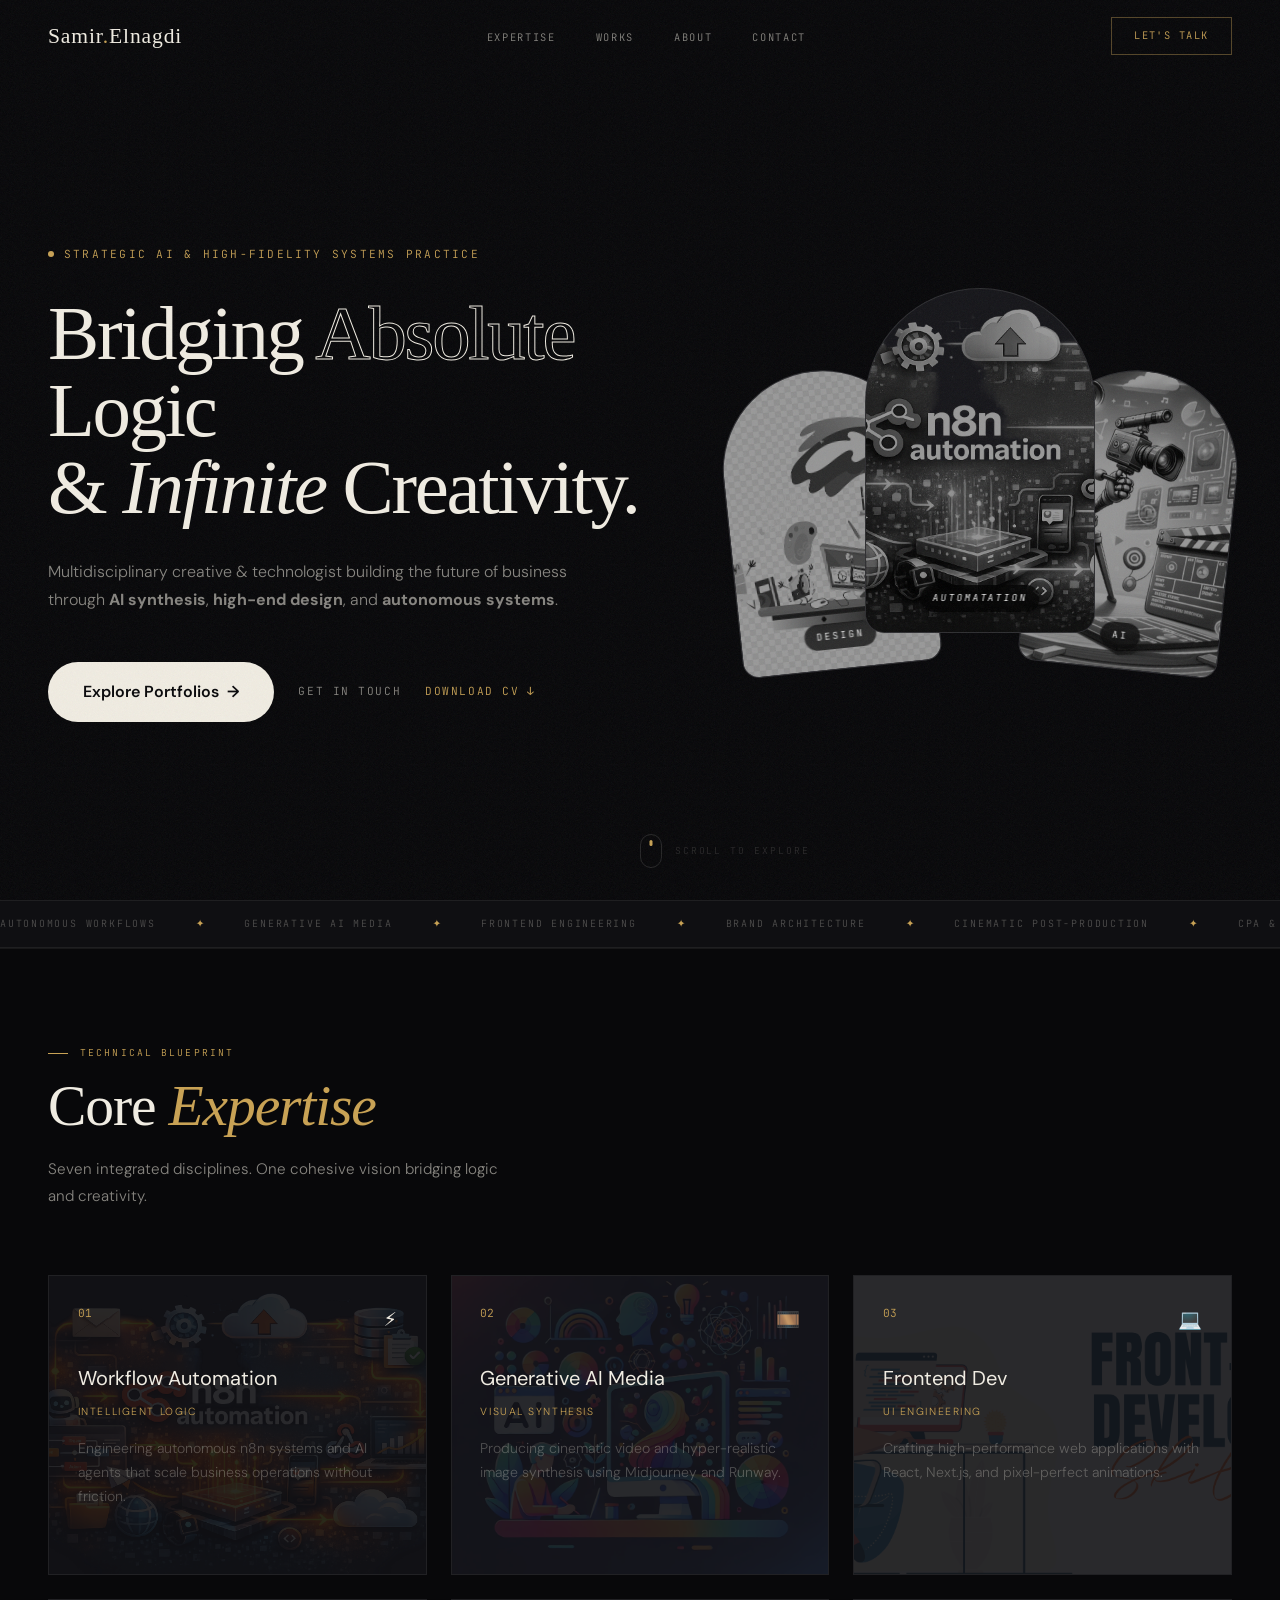
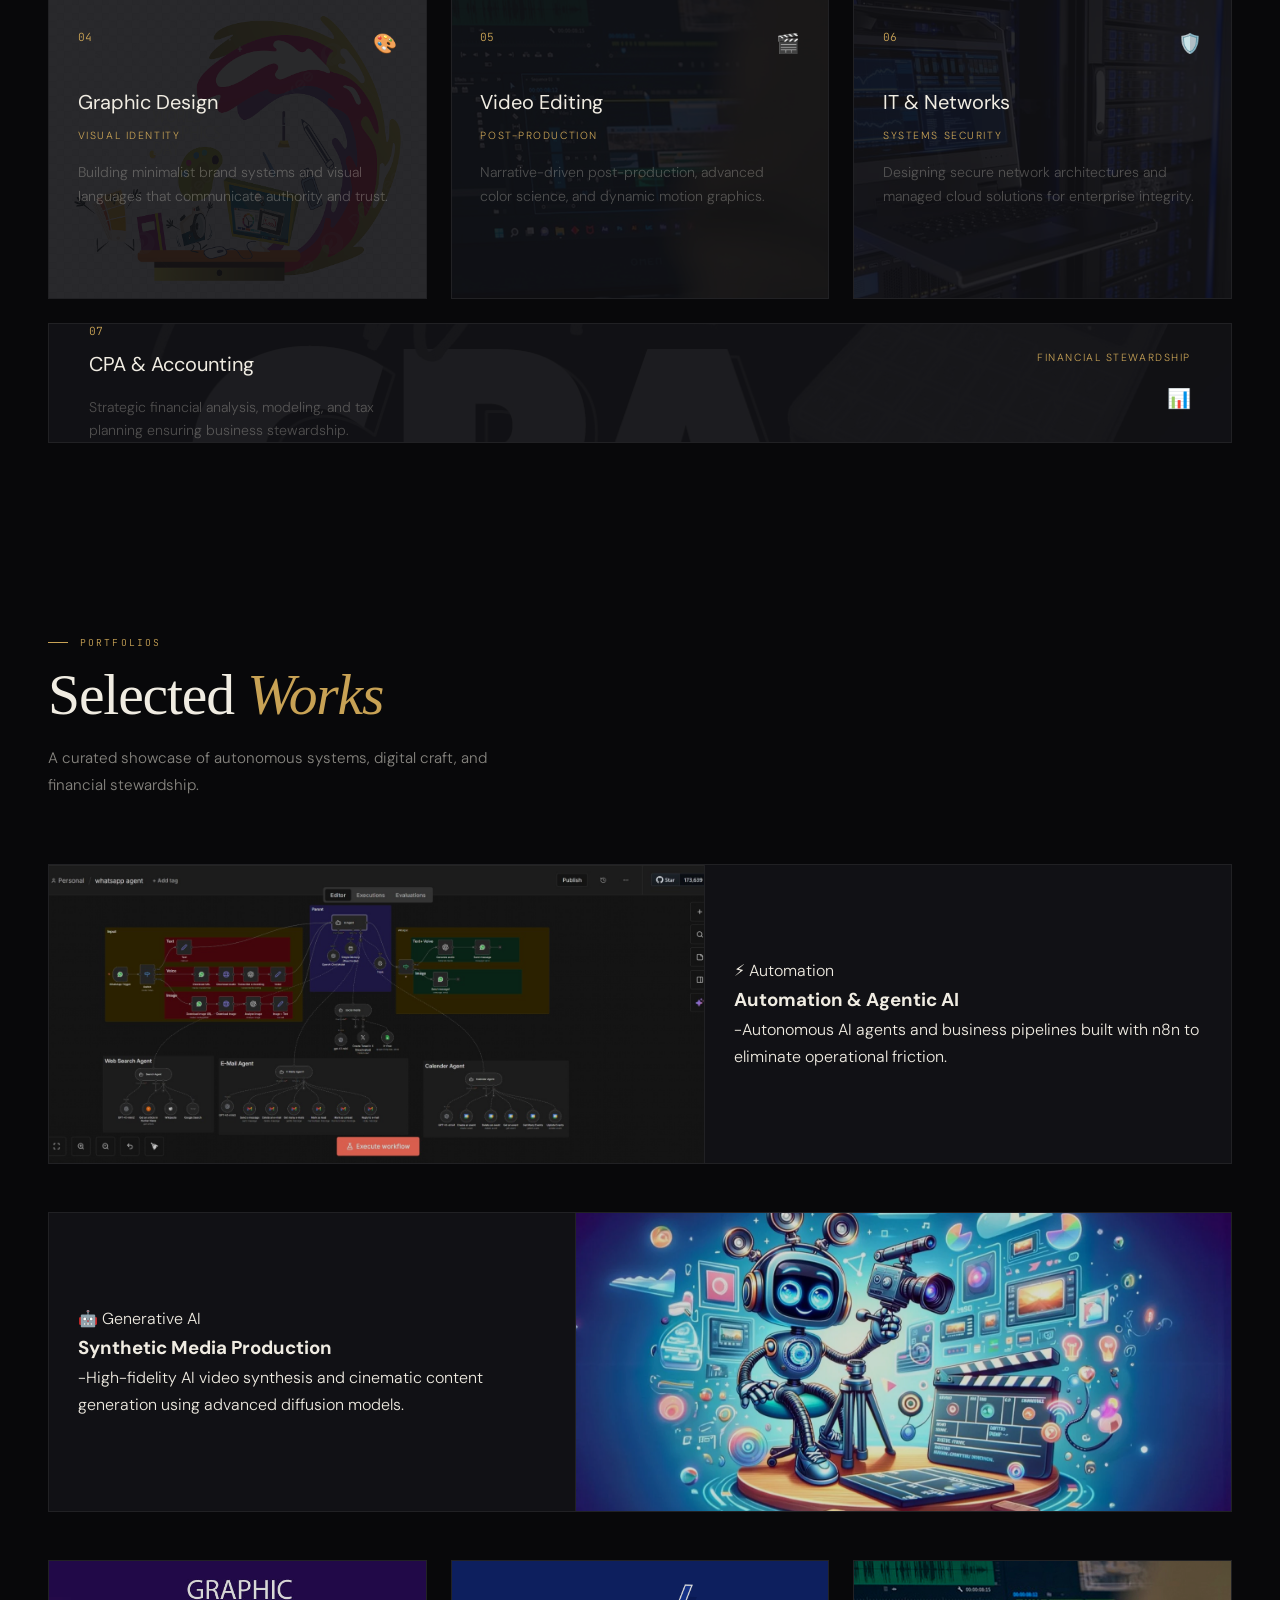
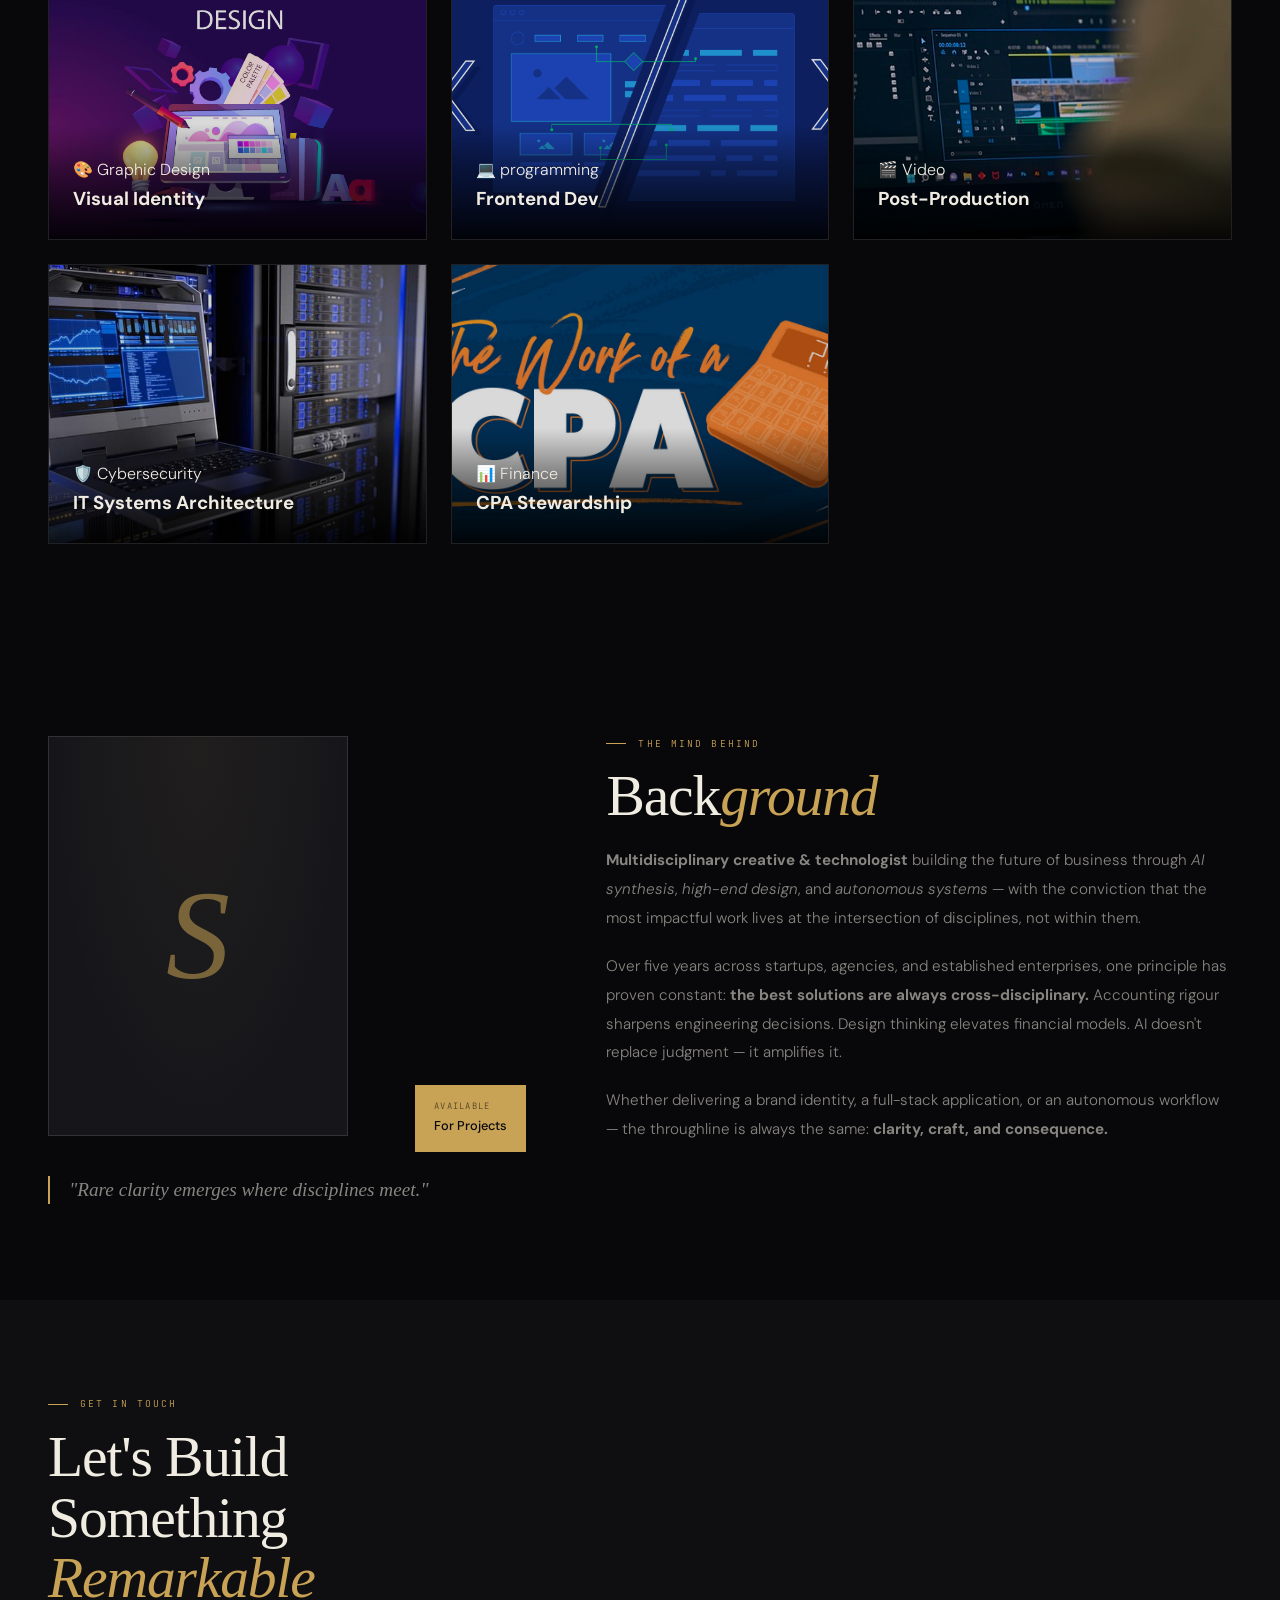
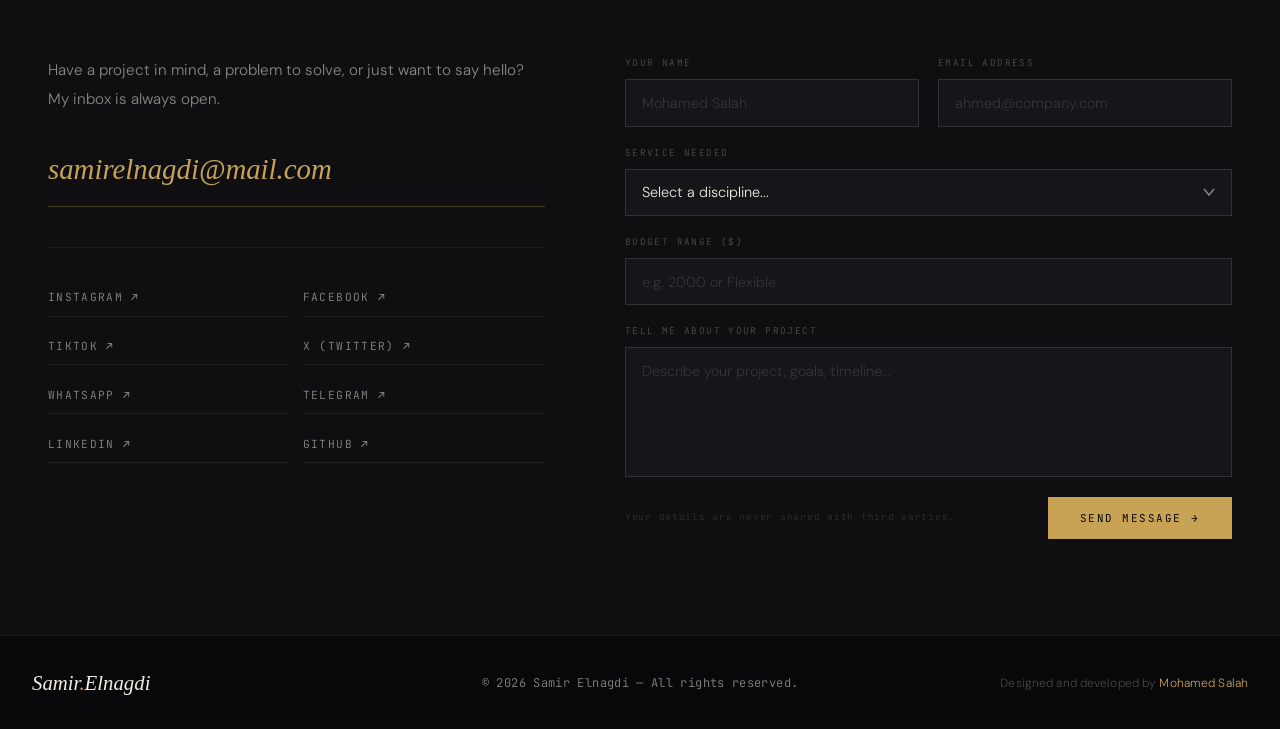
<file: index.html>
<!DOCTYPE html>
<html lang="en" data-theme="dark">
<head>
  <meta charset="UTF-8">
  <meta name="viewport" content="width=device-width, initial-scale=1.0">
  <title>Samir.Elnagdi — Creative Technologist & Strategist</title>
  <link rel="icon" type="image/png" href="favicon.png">
   <link rel="apple-touch-icon" href="favicon.png">
  <link rel="preconnect" href="https://fonts.googleapis.com">
  <link rel="preconnect" href="https://fonts.gstatic.com" crossorigin>
  <link href="https://fonts.googleapis.com/css2?family=Cairo:ital,opsz,wght@0,9..144,200;0,9..144,300;0,9..144,400;1,9..144,200;1,9..144,300;1,9..144,400&family=DM+Sans:wght@300;400;500&family=JetBrains+Mono:wght@300;400&display=swap" rel="stylesheet">
  <link rel="stylesheet" href="https://cdnjs.cloudflare.com/ajax/libs/font-awesome/6.5.1/css/all.min.css">
  <link rel="stylesheet" href="style.css">
</head>
<body>

  <div class="grain-overlay" aria-hidden="true"></div>
  <div id="theme-overlay" aria-hidden="true"></div>

  <nav id="nav">
  <div class="nav-inner">
    <a href="#" class="nav-logo">Samir<span>.</span>Elnagdi</a>

    <ul class="nav-links" id="nav-menu">
      <li><a href="#expertise" class="nav-link">Expertise</a></li>
      <li><a href="#works" class="nav-link">Works</a></li>
      <li><a href="#about" class="nav-link">About</a></li>
      <li><a href="#contact" class="nav-link">Contact</a></li>
    </ul>

   <div class="nav-actions">
  

  <button class="menu-toggle" id="menu-toggle">
    <div class="line"></div>
    <div class="line"></div>
  </button>




  <a href="#contact" class="nav-cta desktop-only">Let's Talk</a>
</div>
  </div>
</nav>


  <section id="hero" class="hero-premium">
  <div class="grain-overlay"></div>
  
  <div class="container hero-grid-wrapper">
    
    <div class="hero-text-content">
      <div class="hero-badge" data-reveal>
        <span class="pulse"></span> Strategic AI & High-Fidelity Systems Practice
      </div>

      <h1 class="hero-title" data-reveal data-delay="100">
        Bridging <span class="outline">Absolute</span> Logic <br>
        & <span class="italic">Infinite</span> Creativity.
      </h1>

      <p class="hero-description" data-reveal data-delay="200">
        Multidisciplinary creative & technologist building the future of business through 
        <strong>AI synthesis</strong>, <strong>high-end design</strong>, and <strong>autonomous systems</strong>.
      </p>

      <div class="hero-cta-group" data-reveal data-delay="300">
  <a href="#works" class="cta-primary">
    <span class="cta-text">Explore Portfolios</span>
    <span class="cta-icon">→</span>
  </a>
  <a href="#contact" class="cta-secondary">Get in touch</a>
  <a href="Curriculum Vitae.pdf" class="cta-cv" download>
    <span class="cta-text">Download CV</span>
    <span class="cta-icon">↓</span>
  </a>
</div>
    </div>

    <div class="hero-mahal-visual" data-reveal data-delay="400">
      <div class="mahal-wrapper">
        
        <div class="mahal-frame f-left">
          <div class="frame-inner">
            <img src="images/graph.jpg" alt="Design">
            <span class="frame-tag">DESIGN</span>
          </div>
        </div>

        <div class="mahal-frame f-center">
          <div class="frame-inner">
            <img src="images/auto.png" alt="AI ">
            <span class="frame-tag italic">AUTOMATATION</span>
          </div>
        </div>

        <div class="mahal-frame f-right">
          <div class="frame-inner">
            <img src="images/ai.jpg" alt="AI Video & Images">
            <span class="frame-tag">AI</span>
          </div>
        </div>

      </div>
    </div>

  </div>

  <div class="scroll-hint" data-reveal data-delay="600">
    <div class="mouse-icon"></div>
    <span>Scroll to explore</span>
  </div>
</section>

  <div class="ticker-section" aria-hidden="true">
    <div class="ticker-track">
      <div class="ticker-inner" id="ticker">
        <span>Autonomous Workflows</span><em>✦</em><span>Generative AI Media</span><em>✦</em><span>Frontend Engineering</span><em>✦</em><span>Brand Architecture</span><em>✦</em><span>Cinematic Post-Production</span><em>✦</em><span>CPA & Strategic Finance</span><em>✦</em>
      </div>
    </div>
  </div>

  <section id="expertise" class="expertise-section">
  <div class="container">
    
    <div class="section-header">
      <div class="section-tag" data-reveal>Technical Blueprint</div>
      <h2 class="section-title" data-reveal data-delay="80">Core <em>Expertise</em></h2>
      <p class="section-sub" data-reveal data-delay="160">
        Seven integrated disciplines. One cohesive vision bridging logic and creativity.
      </p>
    </div>

    <div class="expertise-grid">
      
      <div class="exp-card" data-reveal>
        <div class="exp-img-bg">
          <img src="images/auto.png" alt="Automation"> </div>
        <div class="exp-inner">
          <div class="exp-header">
            <span class="exp-num">01</span>
            <span class="exp-icon">⚡</span>
          </div>
          <h3 class="exp-title">Workflow Automation</h3>
          <p class="exp-cat">Intelligent Logic</p>
          <p class="exp-desc">Engineering autonomous n8n systems and AI agents that scale business operations without friction.</p>
        </div>
      </div>

      <div class="exp-card" data-reveal data-delay="100">
        <div class="exp-img-bg">
          <img src="images/generative-ai.jpg" alt="Gen AI">
        </div>
        <div class="exp-inner">
          <div class="exp-header">
            <span class="exp-num">02</span>
            <span class="exp-icon">🎞️</span>
          </div>
          <h3 class="exp-title">Generative AI Media</h3>
          <p class="exp-cat">Visual Synthesis</p>
          <p class="exp-desc">Producing cinematic video and hyper-realistic image synthesis using Midjourney and Runway.</p>
        </div>
      </div>

      <div class="exp-card" data-reveal data-delay="200">
        <div class="exp-img-bg">
          <img src="images/frontend.jpg" alt="Frontend">
        </div>
        <div class="exp-inner">
          <div class="exp-header">
            <span class="exp-num">03</span>
            <span class="exp-icon">💻</span>
          </div>
          <h3 class="exp-title">Frontend Dev</h3>
          <p class="exp-cat">UI Engineering</p>
          <p class="exp-desc">Crafting high-performance web applications with React, Next.js, and pixel-perfect animations.</p>
        </div>
      </div>

      <div class="exp-card" data-reveal>
        <div class="exp-img-bg">
          <img src="images/graph.jpg" alt="Design">
        </div>
        <div class="exp-inner">
          <div class="exp-header">
            <span class="exp-num">04</span>
            <span class="exp-icon">🎨</span>
          </div>
          <h3 class="exp-title">Graphic Design</h3>
          <p class="exp-cat">Visual Identity</p>
          <p class="exp-desc">Building minimalist brand systems and visual languages that communicate authority and trust.</p>
        </div>
      </div>

      <div class="exp-card" data-reveal data-delay="100">
        <div class="exp-img-bg">
          <img src="images/vid.jpeg" alt="Video">
        </div>
        <div class="exp-inner">
          <div class="exp-header">
            <span class="exp-num">05</span>
            <span class="exp-icon">🎬</span>
          </div>
          <h3 class="exp-title">Video Editing</h3>
          <p class="exp-cat">Post-Production</p>
          <p class="exp-desc">Narrative-driven post-production, advanced color science, and dynamic motion graphics.</p>
        </div>
      </div>

      <div class="exp-card" data-reveal data-delay="200">
        <div class="exp-img-bg">
          <img src="images/it.jpg" alt="IT">
        </div>
        <div class="exp-inner">
          <div class="exp-header">
            <span class="exp-num">06</span>
            <span class="exp-icon">🛡️</span>
          </div>
          <h3 class="exp-title">IT & Networks</h3>
          <p class="exp-cat">Systems Security</p>
          <p class="exp-desc">Designing secure network architectures and managed cloud solutions for enterprise integrity.</p>
        </div>
      </div>

      <div class="exp-card exp-card-cpa" data-reveal>
        <div class="exp-img-bg">
          <img src="images/CPA.jpg" alt="Finance">
        </div>
        <div class="exp-inner-cpa">
          <div class="cpa-left">
            <span class="exp-num">07</span>
            <h3 class="exp-title">CPA & Accounting</h3>
            <p class="exp-desc">Strategic financial analysis, modeling, and tax planning ensuring business stewardship.</p>
          </div>
          <div class="cpa-right">
             <p class="exp-cat">Financial Stewardship</p>
             <span class="exp-icon">📊</span>
          </div>
        </div>
      </div>

    </div>
  </div>
</section>

  <section id="works" class="works-section">
  <div class="container">
    
    <div class="section-header">
  <div class="section-tag" data-reveal>Portfolios</div>
  <h2 class="section-title" data-reveal data-delay="80">Selected <em>Works</em></h2>
  <p class="section-sub" data-reveal data-delay="160">
    A curated showcase of autonomous systems, digital craft, and financial stewardship.
  </p>
  <!-- The Mobile Hint -->
  <p class="mobile-hint" data-reveal data-delay="200">Tap on any project to view photos and details</p>
</div>

    <div class="works-grid">

      
<article class="work-card work-featured" data-reveal onclick="window.location.href='automation-works.html'">
  <div class="work-media">
    <img src="images/auto/auto2.jpg" alt="Automation Project">
    <div class="work-overlay">
      <span class="work-view-btn">View Works ↗</span>
    </div>
  </div>
  <div class="work-info">
    <div class="work-meta">
      <span class="work-cat">⚡ Automation</span>
      <span class="work-year"></span>
    </div>
    <h3 class="work-title">Automation & Agentic AI</h3>
    <p class="work-desc">-Autonomous AI agents and business pipelines built with n8n to eliminate operational friction.</p>
  </div>
</article>


<article class="work-card work-featured reverse" data-reveal onclick="window.location.href='ai-works.html'">
  <div class="work-media">
    <img src="images/ai.jpg" alt="AI Video & Images">
    <div class="work-overlay">
      <span class="work-view-btn">View Works ↗</span>
    </div>
  </div>
  <div class="work-info">
    <div class="work-meta">
      <span class="work-cat">🤖 Generative AI</span>
      <span class="work-year"></span>
    </div>
    <h3 class="work-title">Synthetic Media Production</h3>
    <p class="work-desc">-High-fidelity AI video synthesis and cinematic content generation using advanced diffusion models.</p>
  </div>
</article>


         <article class="work-card" data-reveal data-delay="200" onclick="window.location.href='design-works.html'">
        <div class="work-media">
          <img src="images/design/graphic.jpg" alt="Brand Identity">
          <div class="work-overlay"><span class="work-view-btn">View Work</span></div>
        </div>
        <div class="work-info">
          <span class="work-cat">🎨 Graphic Design</span>
          <h3 class="work-title">Visual Identity</h3>
        </div>
      </article>

      <article class="work-card" data-reveal data-delay="100" onclick="window.location.href='frontend-works.html'">
        <div class="work-media">
          <img src="images/front.png" alt="Web Engineering">
          <div class="work-overlay"><span class="work-view-btn">View Work</span></div>
        </div>
        <div class="work-info">
          <span class="work-cat">💻 programming</span>
          <h3 class="work-title">Frontend Dev</h3>
        </div>
      </article>


      <article class="work-card" data-reveal onclick="window.location.href='video-works.html'">
        <div class="work-media">
          <img src="images/vid.jpeg" alt="Video Production">
          <div class="work-overlay"><span class="work-view-btn">View Work</span></div>
        </div>
        <div class="work-info">
          <span class="work-cat">🎬 Video</span>
          <h3 class="work-title">Post-Production</h3>
        </div>
      </article>

      <article class="work-card" data-reveal data-delay="100" onclick="window.location.href='it-works.html'">
        <div class="work-media">
          <img src="images/it.jpg" alt="Systems Security">
          <div class="work-overlay"><span class="work-view-btn">View Work</span></div>
        </div>
        <div class="work-info">
          <span class="work-cat">🛡️ Cybersecurity</span>
          <h3 class="work-title">IT Systems Architecture</h3>
        </div>
      </article>

      <article class="work-card" data-reveal data-delay="200" onclick="window.location.href='accounting-works.html'">
        <div class="work-media">
          <img src="images/CPA.jpg" alt="CPA Stewardship">
          <div class="work-overlay"><span class="work-view-btn">View Work</span></div>
        </div>
        <div class="work-info">
          <span class="work-cat">📊 Finance</span>
          <h3 class="work-title">CPA Stewardship</h3>
        </div>
      </article>

    </div>
  </div>
</section>




<section id="about">
  <div class="container">
    <div class="about-grid">

      <div class="about-visual-col">
        <div class="about-portrait" data-reveal>
          <div class="portrait-frame">
            <div class="portrait-initials">S</div>
          </div>
          <div class="portrait-badge">
            <span class="pb-label">Available</span>
            <span class="pb-value">For Projects</span>
          </div>
        </div>
        <blockquote class="about-quote" data-reveal data-delay="120">
          "Rare clarity emerges where disciplines meet."
        </blockquote>
      </div>

      <div class="about-content-col">
  <div class="section-tag" data-reveal>The Mind Behind</div>
  
  <h2 class="section-title" data-reveal data-delay="80">Back<em>ground</em></h2>

  <div class="about-text" data-reveal data-delay="160">
    <p>
      <strong>Multidisciplinary creative & technologist</strong> building the future of business through 
      <em>AI synthesis</em>, <em>high-end design</em>, and <em>autonomous systems</em> — 
      with the conviction that the most impactful work lives at the intersection of disciplines, not within them.
    </p>

    <p>
      Over five years across startups, agencies, and established enterprises, one principle has proven constant: 
      <strong>the best solutions are always cross-disciplinary.</strong> 
      Accounting rigour sharpens engineering decisions. Design thinking elevates financial models. 
      AI doesn't replace judgment — it amplifies it.
    </p>

    <p>
      Whether delivering a brand identity, a full-stack application, or an autonomous workflow — 
      the throughline is always the same: <strong>clarity, craft, and consequence.</strong>
    </p>
  </div>
</div>

    </div>
  </div>
</section>




  <section id="contact">
    <div class="container">
      <div class="contact-header">
        <div class="section-tag" data-reveal>Get in Touch</div>
        <h2 class="section-title contact-title" data-reveal data-delay="80">
  Let's Build Something<br><em>Remarkable</em>
</h2>
      </div>

      <div class="contact-grid">
        <div class="contact-left" data-reveal data-delay="160">
          <p class="contact-intro">Have a project in mind, a problem to solve, or just want to say hello? My inbox is always open.</p>
          <a href="mailto:samirelnagdi@mail.com" class="contact-email magnetic">samirelnagdi@mail.com</a>
          <div class="contact-divider"></div>
          <nav class="social-nav" aria-label="Social links">
  
  <a href="https://www.instagram.com/samiranter" class="social-link magnetic">
    <span class="social-text">Instagram <span>↗</span></span>
    <i class="fab fa-instagram social-icon"></i>
  </a>
  
  <a href="#" class="social-link magnetic">
    <span class="social-text">Facebook <span>↗</span></span>
    <i class="fab fa-facebook-f social-icon"></i>
  </a>
  
  <a href="https://www.tiktok.com/@samiranter2" class="social-link magnetic">
    <span class="social-text">TiKTok <span>↗</span></span>
    <i class="fab fa-tiktok social-icon"></i>
  </a>
  
  <a href="https://x.com/samiranter" class="social-link magnetic">
    <span class="social-text">X (Twitter) <span>↗</span></span>
    <i class="fab fa-x-twitter social-icon"></i>
  </a>
  
  <a href="#" class="social-link magnetic">
    <span class="social-text">WhatsApp <span>↗</span></span>
    <i class="fab fa-whatsapp social-icon"></i>
  </a>
  
  <a href="#" class="social-link magnetic">
    <span class="social-text">Telegram <span>↗</span></span>
    <i class="fab fa-telegram social-icon"></i>
  </a>
  
  <a href="#" class="social-link magnetic">
    <span class="social-text">LinkedIn <span>↗</span></span>
    <i class="fab fa-linkedin-in social-icon"></i>
  </a>
  
  <a href="https://github.com/mohamedsalah2-ws" class="social-link magnetic">
    <span class="social-text">GitHub <span>↗</span></span>
    <i class="fab fa-github social-icon"></i>
  </a>
  
</nav>
        </div>

        <div class="contact-container" style="position: relative;">
  <form class="contact-form" id="contact-form" data-reveal data-delay="240">
    <div class="form-row">
      <div class="form-group">
        <label class="form-label" for="f-name">Your Name</label>
        <input class="form-input" id="f-name" type="text" placeholder="Mohamed Salah" required>
      </div>
      <div class="form-group">
        <label class="form-label" for="f-email">Email Address</label>
        <input class="form-input" id="f-email" type="email" placeholder="ahmed@company.com" required>
      </div>
    </div>

    <div class="form-group">
      <label class="form-label" for="f-service">Service Needed</label>
      <select class="form-input form-select" id="f-service">
        <option value="">Select a discipline...</option>
        <option>Generative AI</option>
        <option>CPA & Accounting</option>
        <option>Graphic Design</option>
        <option>Video Editing</option>
        <option>Software Development</option>
        <option>Workflow Automation</option>
        <option>Multiple Services</option>
      </select>
    </div>

    <div class="form-group">
  <label class="form-label" for="f-budget">Budget Range ($)</label>
  <input class="form-input" id="f-budget" type="text" placeholder="e.g. 2000 or Flexible" required>
</div>

<div class="form-group" id="custom-budget-container" style="display: none; margin-top: 10px;">
  <label class="form-label" for="f-budget-custom">Enter your budget ($)</label>
  <input class="form-input" id="f-budget-custom" type="text" placeholder="e.g. 2500">
</div>

    <div class="form-group">
      <label class="form-label" for="f-msg">Tell me about your project</label>
      <textarea class="form-input form-textarea" id="f-msg" placeholder="Describe your project, goals, timeline..." required></textarea>
    </div>

    <div class="form-footer">
      <p class="form-privacy">Your details are never shared with third parties.</p>
      <button type="submit" class="form-submit magnetic">
        <span class="submit-text">Send Message</span>
        <span class="submit-arrow">→</span>
      </button>
    </div>

    <div class="form-success" id="form-success" style="display: none; margin-top: 20px; color: #4ade80;">
      <span>✓</span> Message ready! Opening WhatsApp...
    </div>
  </form>
</div>
  </section>

 <footer id="footer">
  <div class="container footer-inner">
    <a href="#" class="footer-logo">Samir<span>.</span>Elnagdi</a>
    
    <p class="footer-copy">© 2026 Samir Elnagdi — All rights reserved.</p>
    
    <p class="footer-dev">
      Designed and developed by 
      <a href="https://msalahdev.com/" target="_blank" class="dev-link">Mohamed Salah</a>
    </p>

    
</footer>

  <script src="script.js"></script>
</body>
</html>
</file>
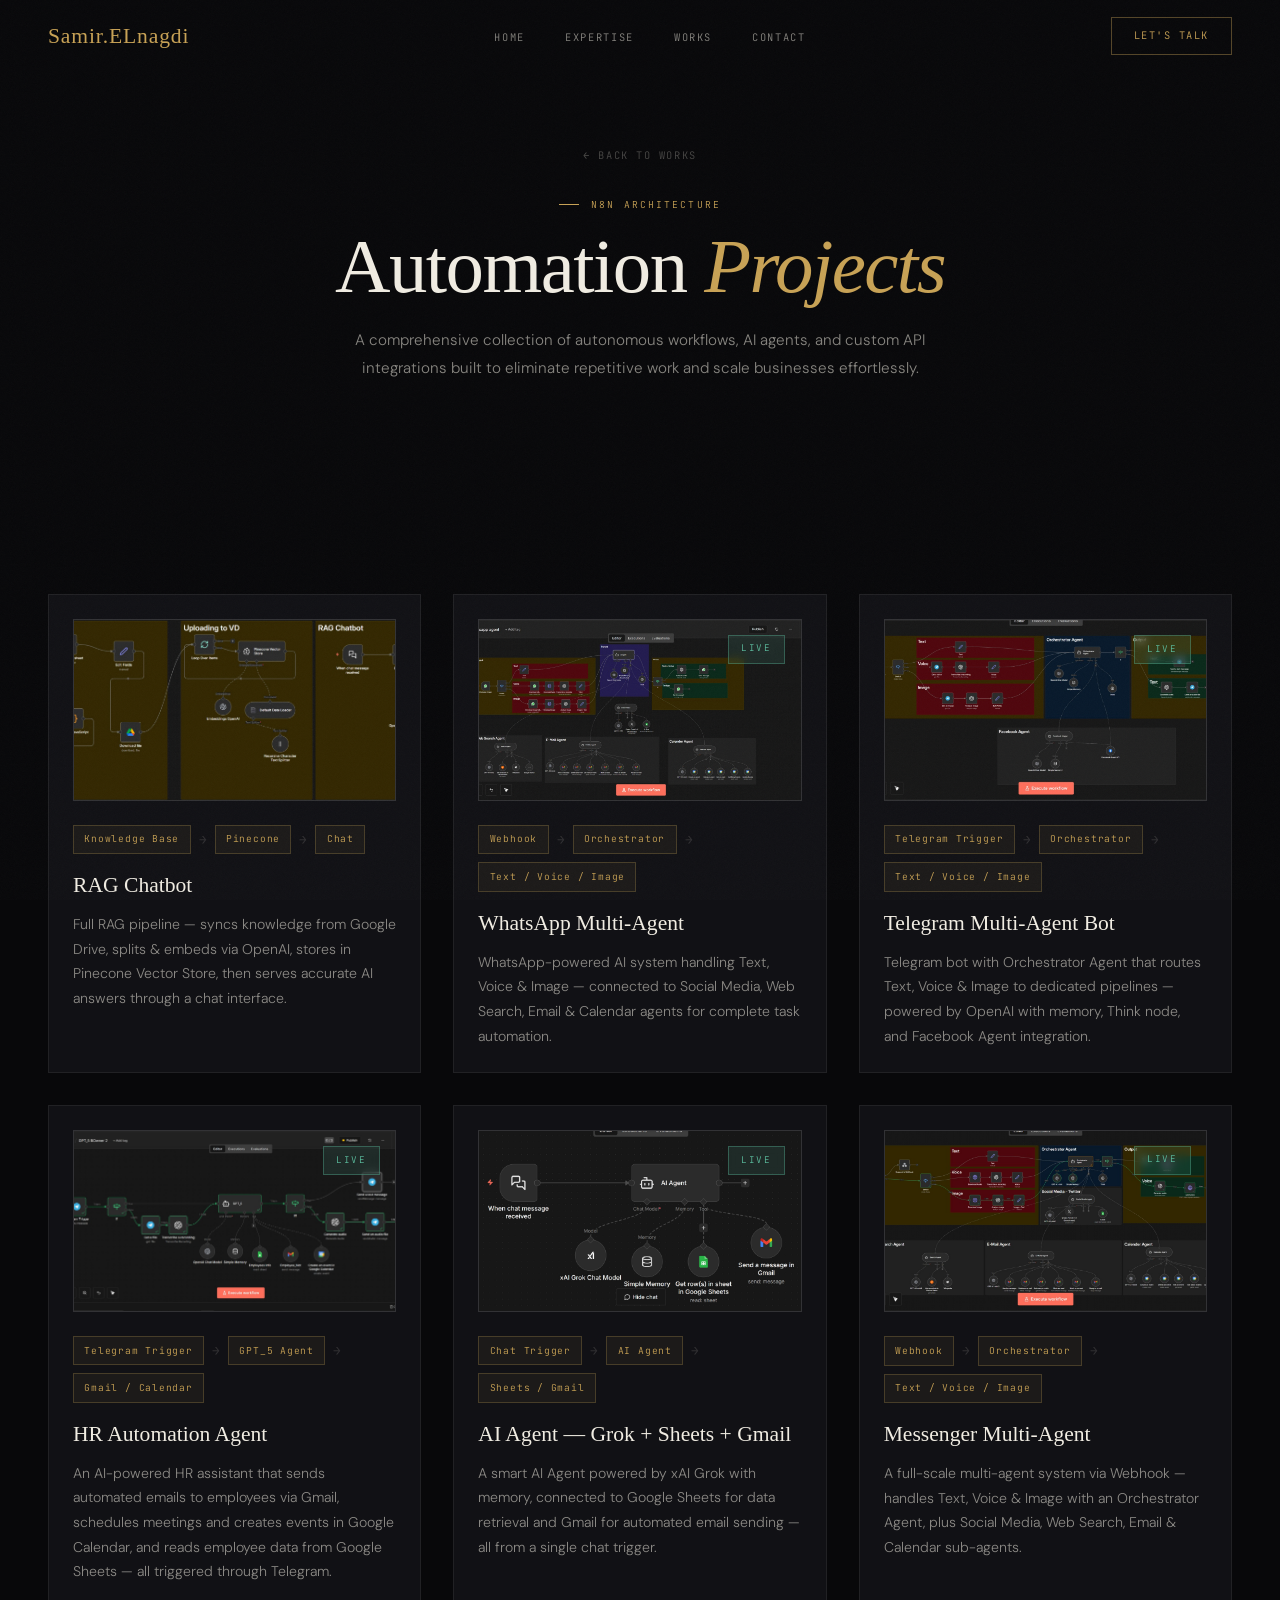
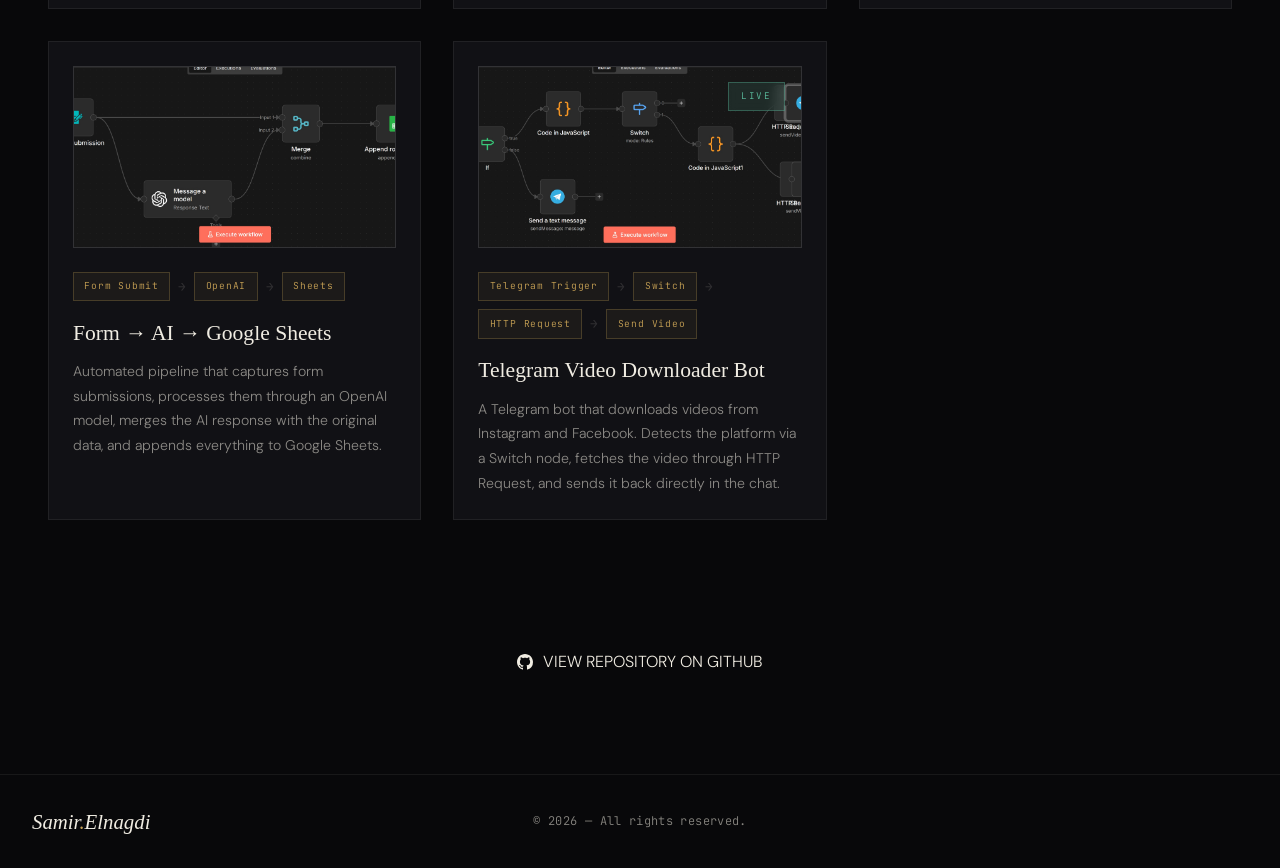
<file: automation-works.html>
<!DOCTYPE html>
<html lang="en" data-theme="dark">
<head>
  <meta charset="UTF-8">
  <meta name="viewport" content="width=device-width, initial-scale=1.0">
  <title>Automation Projects — Samir.Elnagdi</title>
  <link rel="icon" type="image/png" href="favicon.png">
  <link rel="apple-touch-icon" href="favicon.png">
  <link rel="preconnect" href="https://fonts.googleapis.com">
  <link rel="preconnect" href="https://fonts.gstatic.com" crossorigin>
  <link href="https://fonts.googleapis.com/css2?family=Cairo:ital,opsz,wght@0,9..144,200;0,9..144,300;0,9..144,400;1,9..144,200;1,9..144,300;1,9..144,400&family=DM+Sans:wght@300;400;500&family=JetBrains+Mono:wght@300;400&display=swap" rel="stylesheet">
  <link rel="stylesheet" href="style.css">
  <style>
    /* ستايل صفحة الأوتوميشن المخصص */
    .pj-hero { padding-top: 140px; padding-bottom: 60px; text-align: center; }
    .pj-back-btn { font-family: 'JetBrains Mono', monospace; font-size: 0.65rem; letter-spacing: 0.15em; text-transform: uppercase; color: var(--text-3); transition: color 0.3s; display: inline-block; margin-bottom: 2rem; }
    .pj-back-btn:hover { color: var(--text); }
    .auto-grid { display: grid; grid-template-columns: repeat(auto-fill, minmax(340px, 1fr)); gap: 2rem; margin-top: 3.5rem; padding-bottom: 8rem; }
    .auto-card { background: var(--bg-card); border: 1px solid var(--border); padding: 1.5rem; position: relative; transition: transform 0.4s, border-color 0.4s, box-shadow 0.4s; }
    .auto-card:hover { transform: translateY(-6px); border-color: var(--border-3); box-shadow: var(--shadow-sm); }
    .auto-img { width: 100%; aspect-ratio: 16/9; background: var(--bg-3); overflow: hidden; margin-bottom: 1.5rem; border: 1px solid var(--border-2); position: relative; cursor: zoom-in; }
    .auto-img img { width: 100%; height: 100%; object-fit: cover; transition: transform 0.6s; }
    .auto-card:hover .auto-img img { transform: scale(1.05); }
    .auto-badge { position: absolute; top: 2.5rem; right: 2.5rem; background: rgba(93, 191, 160, 0.12); color: var(--green); border: 1px solid rgba(93, 191, 160, 0.35); padding: 0.35rem 0.8rem; font-family: 'JetBrains Mono', monospace; font-size: 0.58rem; letter-spacing: 0.15em; text-transform: uppercase; backdrop-filter: blur(4px); z-index: 2; pointer-events: none; }
    .auto-flow { display: flex; flex-wrap: wrap; align-items: center; gap: 0.5rem; margin-bottom: 1.2rem; }
    .flow-node { font-family: 'JetBrains Mono', monospace; font-size: 0.6rem; letter-spacing: 0.08em; color: var(--accent); background: var(--accent-dim2); border: 1px solid rgba(200,162,85,0.25); padding: 0.35rem 0.65rem; }
    .flow-arrow { color: var(--text-4); font-size: 0.8rem; font-family: 'JetBrains Mono', monospace; }
    .auto-title { font-family: 'Fraunces', Georgia, serif; font-size: 1.35rem; font-weight: 300; color: var(--text); margin-bottom: 0.8rem; line-height: 1.2; }
    .auto-desc { font-size: 0.88rem; color: var(--text-2); line-height: 1.75; }
    @media (max-width: 768px) { .auto-grid { grid-template-columns: 1fr; } .auto-badge { top: 2rem; right: 2rem; } }

    /* ══ تصميم الشاشة المنبثقة للصور (Lightbox) ══ */
    .lightbox-modal {
      display: none; 
      position: fixed;
      z-index: 99999;
      left: 0;
      top: 0;
      width: 100%;
      height: 100%;
      background-color: rgba(5, 5, 7, 0.96); 
      backdrop-filter: blur(8px); 
      opacity: 0;
      transition: opacity 0.4s ease;
      justify-content: center;
      align-items: center;
      cursor: zoom-out;
    }

    .lightbox-modal.show {
      display: flex;
      opacity: 1;
    }

    .lightbox-content {
      max-width: 90%;
      max-height: 85vh; 
      border-radius: 6px;
      box-shadow: 0 20px 60px rgba(0,0,0,0.8);
      transform: translateY(20px) scale(0.95);
      transition: all 0.4s cubic-bezier(0.165, 0.84, 0.44, 1);
      cursor: default;
    }

    .lightbox-modal.show .lightbox-content {
      transform: translateY(0) scale(1);
    }

    .close-lightbox {
      position: absolute;
      top: 25px;
      right: 35px;
      color: rgba(255, 255, 255, 0.6);
      font-size: 40px;
      font-weight: 200;
      cursor: pointer;
      transition: color 0.3s ease, transform 0.3s ease;
      z-index: 100000;
      line-height: 1;
    }

    .close-lightbox:hover {
      color: #fff;
      transform: rotate(90deg); 
    }

    /* ══ تصميم أسهم التنقل ══ */
    .lightbox-nav {
      position: absolute;
      top: 50%;
      transform: translateY(-50%);
      color: rgba(255, 255, 255, 0.5);
      font-size: 50px;
      font-weight: 300;
      cursor: pointer;
      transition: all 0.3s ease;
      z-index: 100000;
      user-select: none;
      padding: 20px;
    }

    .lightbox-nav:hover {
      color: #fff;
      transform: translateY(-50%) scale(1.1);
    }

    .lightbox-prev {
      left: 20px;
    }

    .lightbox-next {
      right: 20px;
    }

    @media (max-width: 768px) {
      .close-lightbox {
        top: 15px;
        right: 20px;
      }
      .lightbox-nav {
        font-size: 35px;
        padding: 15px;
      }
      .lightbox-prev { left: 0; }
      .lightbox-next { right: 0; }
    }
  </style>
</head>
<body>

  <div class="grain-overlay" aria-hidden="true"></div>

  <nav id="nav">
    <div class="nav-inner">
      <a href="index.html" class="nav-logo"><span class="logo-a">Samir</span><span class="logo-dot">.</span><span class="logo-studio">ELnagdi</span></a>
      <ul class="nav-links">
        <li><a href="index.html" class="nav-link">Home</a></li>
        <li><a href="index.html#expertise" class="nav-link">Expertise</a></li>
        <li><a href="index.html#works" class="nav-link">Works</a></li>
        <li><a href="index.html#contact" class="nav-link">Contact</a></li>
      </ul>
      <div class="nav-actions"><a href="index.html#contact" class="nav-cta magnetic">Let's Talk</a></div>
    </div>
  </nav>

  <header class="pj-hero">
    <div class="container">
      <a href="index.html#works" class="pj-back-btn magnetic">← Back to Works</a>
      <div class="section-tag" style="justify-content: center;" data-reveal>n8n Architecture</div>
      <h1 class="section-title" data-reveal data-delay="80" style="font-size: clamp(3rem, 6vw, 5rem);">Automation <em>Projects</em></h1>
      <p class="section-sub" data-reveal data-delay="160" style="margin: 0 auto; max-width: 600px;">
        A comprehensive collection of autonomous workflows, AI agents, and custom API integrations built to eliminate repetitive work and scale businesses effortlessly.
      </p>
    </div>
  </header>

  <section>
    <div class="container">
      <div class="auto-grid">

        <div class="auto-card" data-reveal data-delay="0">
          <div class="auto-img" onclick="openLightbox('images/auto/auto3.jpg')"><img src="images/auto/auto3.jpg" alt="RAG Chatbot"></div>
          <div class="auto-flow">
            <span class="flow-node">Knowledge Base</span><span class="flow-arrow">→</span>
            <span class="flow-node">Pinecone</span><span class="flow-arrow">→</span><span class="flow-node">Chat</span>
          </div>
          <h3 class="auto-title">RAG Chatbot</h3>
          <p class="auto-desc">Full RAG pipeline — syncs knowledge from Google Drive, splits & embeds via OpenAI, stores in Pinecone Vector Store, then serves accurate AI answers through a chat interface.</p>
        </div>

        <div class="auto-card" data-reveal data-delay="100">
          <div class="auto-img" onclick="openLightbox('images/auto/auto2.jpg')"><img src="images/auto/auto2.jpg" alt="WhatsApp Multi-Agent"></div>
          <span class="auto-badge">Live</span>
          <div class="auto-flow">
            <span class="flow-node">Webhook</span><span class="flow-arrow">→</span>
            <span class="flow-node">Orchestrator</span><span class="flow-arrow">→</span><span class="flow-node">Text / Voice / Image</span>
          </div>
          <h3 class="auto-title">WhatsApp Multi-Agent</h3>
          <p class="auto-desc">WhatsApp-powered AI system handling Text, Voice & Image — connected to Social Media, Web Search, Email & Calendar agents for complete task automation.</p>
        </div>

        <div class="auto-card" data-reveal data-delay="200">
          <div class="auto-img" onclick="openLightbox('images/auto/auto5.jpg')"><img src="images/auto/auto5.jpg" alt="Telegram Multi-Agent Bot"></div>
          <span class="auto-badge">Live</span>
          <div class="auto-flow">
            <span class="flow-node">Telegram Trigger</span><span class="flow-arrow">→</span>
            <span class="flow-node">Orchestrator</span><span class="flow-arrow">→</span><span class="flow-node">Text / Voice / Image</span>
          </div>
          <h3 class="auto-title">Telegram Multi-Agent Bot</h3>
          <p class="auto-desc">Telegram bot with Orchestrator Agent that routes Text, Voice & Image to dedicated pipelines — powered by OpenAI with memory, Think node, and Facebook Agent integration.</p>
        </div>

        <div class="auto-card" data-reveal data-delay="0">
          <div class="auto-img" onclick="openLightbox('images/auto/auto8.jpg')"><img src="images/auto/auto8.jpg" alt="HR Automation Agent"></div>
          <span class="auto-badge">Live</span>
          <div class="auto-flow">
            <span class="flow-node">Telegram Trigger</span><span class="flow-arrow">→</span>
            <span class="flow-node">GPT_5 Agent</span><span class="flow-arrow">→</span><span class="flow-node">Gmail / Calendar</span>
          </div>
          <h3 class="auto-title">HR Automation Agent</h3>
          <p class="auto-desc">An AI-powered HR assistant that sends automated emails to employees via Gmail, schedules meetings and creates events in Google Calendar, and reads employee data from Google Sheets — all triggered through Telegram.</p>
        </div>

        <div class="auto-card" data-reveal data-delay="100">
          <div class="auto-img" onclick="openLightbox('images/auto/auto6.jpg')"><img src="images/auto/auto6.jpg" alt="AI Agent — Grok + Sheets + Gmail"></div>
          <span class="auto-badge">Live</span>
          <div class="auto-flow">
            <span class="flow-node">Chat Trigger</span><span class="flow-arrow">→</span>
            <span class="flow-node">AI Agent</span><span class="flow-arrow">→</span><span class="flow-node">Sheets / Gmail</span>
          </div>
          <h3 class="auto-title">AI Agent — Grok + Sheets + Gmail</h3>
          <p class="auto-desc">A smart AI Agent powered by xAI Grok with memory, connected to Google Sheets for data retrieval and Gmail for automated email sending — all from a single chat trigger.</p>
        </div>

        <div class="auto-card" data-reveal data-delay="200">
          <div class="auto-img" onclick="openLightbox('images/auto/auto1.jpg')"><img src="images/auto/auto1.jpg" alt="Messenger Multi-Agent"></div>
          <span class="auto-badge">Live</span>
          <div class="auto-flow">
            <span class="flow-node">Webhook</span><span class="flow-arrow">→</span>
            <span class="flow-node">Orchestrator</span><span class="flow-arrow">→</span><span class="flow-node">Text / Voice / Image</span>
          </div>
          <h3 class="auto-title">Messenger Multi-Agent</h3>
          <p class="auto-desc">A full-scale multi-agent system via Webhook — handles Text, Voice & Image with an Orchestrator Agent, plus Social Media, Web Search, Email & Calendar sub-agents.</p>
        </div>

        <div class="auto-card" data-reveal data-delay="0">
          <div class="auto-img" onclick="openLightbox('images/auto/auto4.jpg')"><img src="images/auto/auto4.jpg" alt="Form → AI → Google Sheets"></div>
          <div class="auto-flow">
            <span class="flow-node">Form Submit</span><span class="flow-arrow">→</span>
            <span class="flow-node">OpenAI</span><span class="flow-arrow">→</span><span class="flow-node">Sheets</span>
          </div>
          <h3 class="auto-title">Form → AI → Google Sheets</h3>
          <p class="auto-desc">Automated pipeline that captures form submissions, processes them through an OpenAI model, merges the AI response with the original data, and appends everything to Google Sheets.</p>
        </div>

        <div class="auto-card" data-reveal data-delay="100">
          <div class="auto-img" onclick="openLightbox('images/auto/auto7.jpg')"><img src="images/auto/auto7.jpg" alt="Telegram Video Downloader Bot"></div>
          <span class="auto-badge">Live</span>
          <div class="auto-flow">
            <span class="flow-node">Telegram Trigger</span><span class="flow-arrow">→</span>
            <span class="flow-node">Switch</span><span class="flow-arrow">→</span><span class="flow-node">HTTP Request</span><span class="flow-arrow">→</span><span class="flow-node">Send Video</span>
          </div>
          <h3 class="auto-title">Telegram Video Downloader Bot</h3>
          <p class="auto-desc">A Telegram bot that downloads videos from Instagram and Facebook. Detects the platform via a Switch node, fetches the video through HTTP Request, and sends it back directly in the chat.</p>
        </div>

      </div>

      <div style="text-align:center;" data-reveal>
        <a href="https://github.com/mohamedsalah2-ws/n8nprojects/tree/main/n8n%20projects" target="_blank" class="btn-ghost magnetic" style="display:inline-flex; align-items:center; gap:10px;">
          <svg xmlns="http://www.w3.org/2000/svg" width="16" height="16" fill="currentColor" viewBox="0 0 16 16">
            <path d="M8 0C3.58 0 0 3.58 0 8c0 3.54 2.29 6.53 5.47 7.59.4.07.55-.17.55-.38 0-.19-.01-.82-.01-1.49-2.01.37-2.53-.49-2.69-.94-.09-.23-.48-.94-.82-1.13-.28-.15-.68-.52-.01-.53.63-.01 1.08.58 1.23.82.72 1.21 1.87.87 2.33.66.07-.52.28-.87.51-1.07-1.78-.2-3.64-.89-3.64-3.95 0-.87.31-1.59.82-2.15-.08-.2-.36-1.02.08-2.12 0 0 .67-.21 2.2.82.64-.18 1.32-.27 2-.27.68 0 1.36.09 2 .27 1.53-1.04 2.2-.82 2.2-.82.44 1.1.16 1.92.08 2.12.51.56.82 1.27.82 2.15 0 3.07-1.87 3.75-3.65 3.95.29.25.54.73.54 1.48 0 1.07-.01 1.93-.01 2.2 0 .21.15.46.55.38A8.013 8.013 0 0016 8c0-4.42-3.58-8-8-8z"/>
          </svg>
          VIEW REPOSITORY ON GITHUB
        </a>
      </div>

    </div>
  </section>

  <!-- 🖼️ الشاشة المنبثقة لعرض الصور (Lightbox Modal) -->
  <div id="image-lightbox" class="lightbox-modal" onclick="closeLightbox(event)">
    <span class="close-lightbox" title="Close" onclick="closeLightbox(event)">&times;</span>
    
    <!-- أسهم التنقل -->
    <span class="lightbox-nav lightbox-prev" onclick="navigateLightbox(-1, event)">&#10094;</span>
    <span class="lightbox-nav lightbox-next" onclick="navigateLightbox(1, event)">&#10095;</span>
    
    <img class="lightbox-content" id="lightbox-img" alt="Full screen design">
  </div>

  <footer id="footer" style="border-top: 1px solid var(--border);">
    <div class="container footer-inner">
      <a href="index.html" class="footer-logo">Samir<span>.</span>Elnagdi</a>
      <p class="footer-copy">© 2026 <Samir class="Elnagdi"></Samir> — All rights reserved.</p>
    </div>
  </footer>

  <script src="script.js"></script>

  <script>
    let currentImageIndex = 0;
    let allImages = [];

    // تجميع مسارات كل الصور بمجرد تحميل الصفحة
    document.addEventListener("DOMContentLoaded", () => {
      const imgElements = document.querySelectorAll('.auto-img img');
      allImages = Array.from(imgElements).map(img => img.getAttribute('src'));
    });

    function openLightbox(imgSrc) {
      const lightbox = document.getElementById('image-lightbox');
      const lightboxImg = document.getElementById('lightbox-img');
      
      // تحديد رقم (Index) الصورة الحالية من المصفوفة
      currentImageIndex = allImages.indexOf(imgSrc);
      if (currentImageIndex === -1) currentImageIndex = 0; 
      
      lightboxImg.src = imgSrc;
      
      lightbox.style.display = 'flex';
      setTimeout(() => {
        lightbox.classList.add('show');
      }, 10);
    }

    function closeLightbox(event) {
      // منع الإغلاق إذا تم الضغط على الصورة أو أسهم التنقل
      if(event && (event.target.id === 'lightbox-img' || event.target.classList.contains('lightbox-nav'))) return;
      
      const lightbox = document.getElementById('image-lightbox');
      lightbox.classList.remove('show');
      
      setTimeout(() => {
        lightbox.style.display = 'none';
      }, 400); 
    }

    function navigateLightbox(step, event) {
      // منع تشغيل حدث الإغلاق الخاص بالخلفية
      if (event) event.stopPropagation(); 
      
      currentImageIndex += step;
      
      // العودة للبداية إذا وصلنا لآخر صورة، والعكس صحيح
      if (currentImageIndex >= allImages.length) {
        currentImageIndex = 0;
      } else if (currentImageIndex < 0) {
        currentImageIndex = allImages.length - 1;
      }
      
      const lightboxImg = document.getElementById('lightbox-img');
      lightboxImg.src = allImages[currentImageIndex];
    }

    // دعم أزرار الكيبورد (يمين، يسار للتنقل - زر الهروب Esc للإغلاق)
    document.addEventListener('keydown', function(event) {
      const lightbox = document.getElementById('image-lightbox');
      if (lightbox.classList.contains('show')) {
        if (event.key === 'ArrowRight') navigateLightbox(1);
        if (event.key === 'ArrowLeft') navigateLightbox(-1);
        if (event.key === 'Escape') closeLightbox();
      }
    });
  </script>
</body>
</html>
</file>
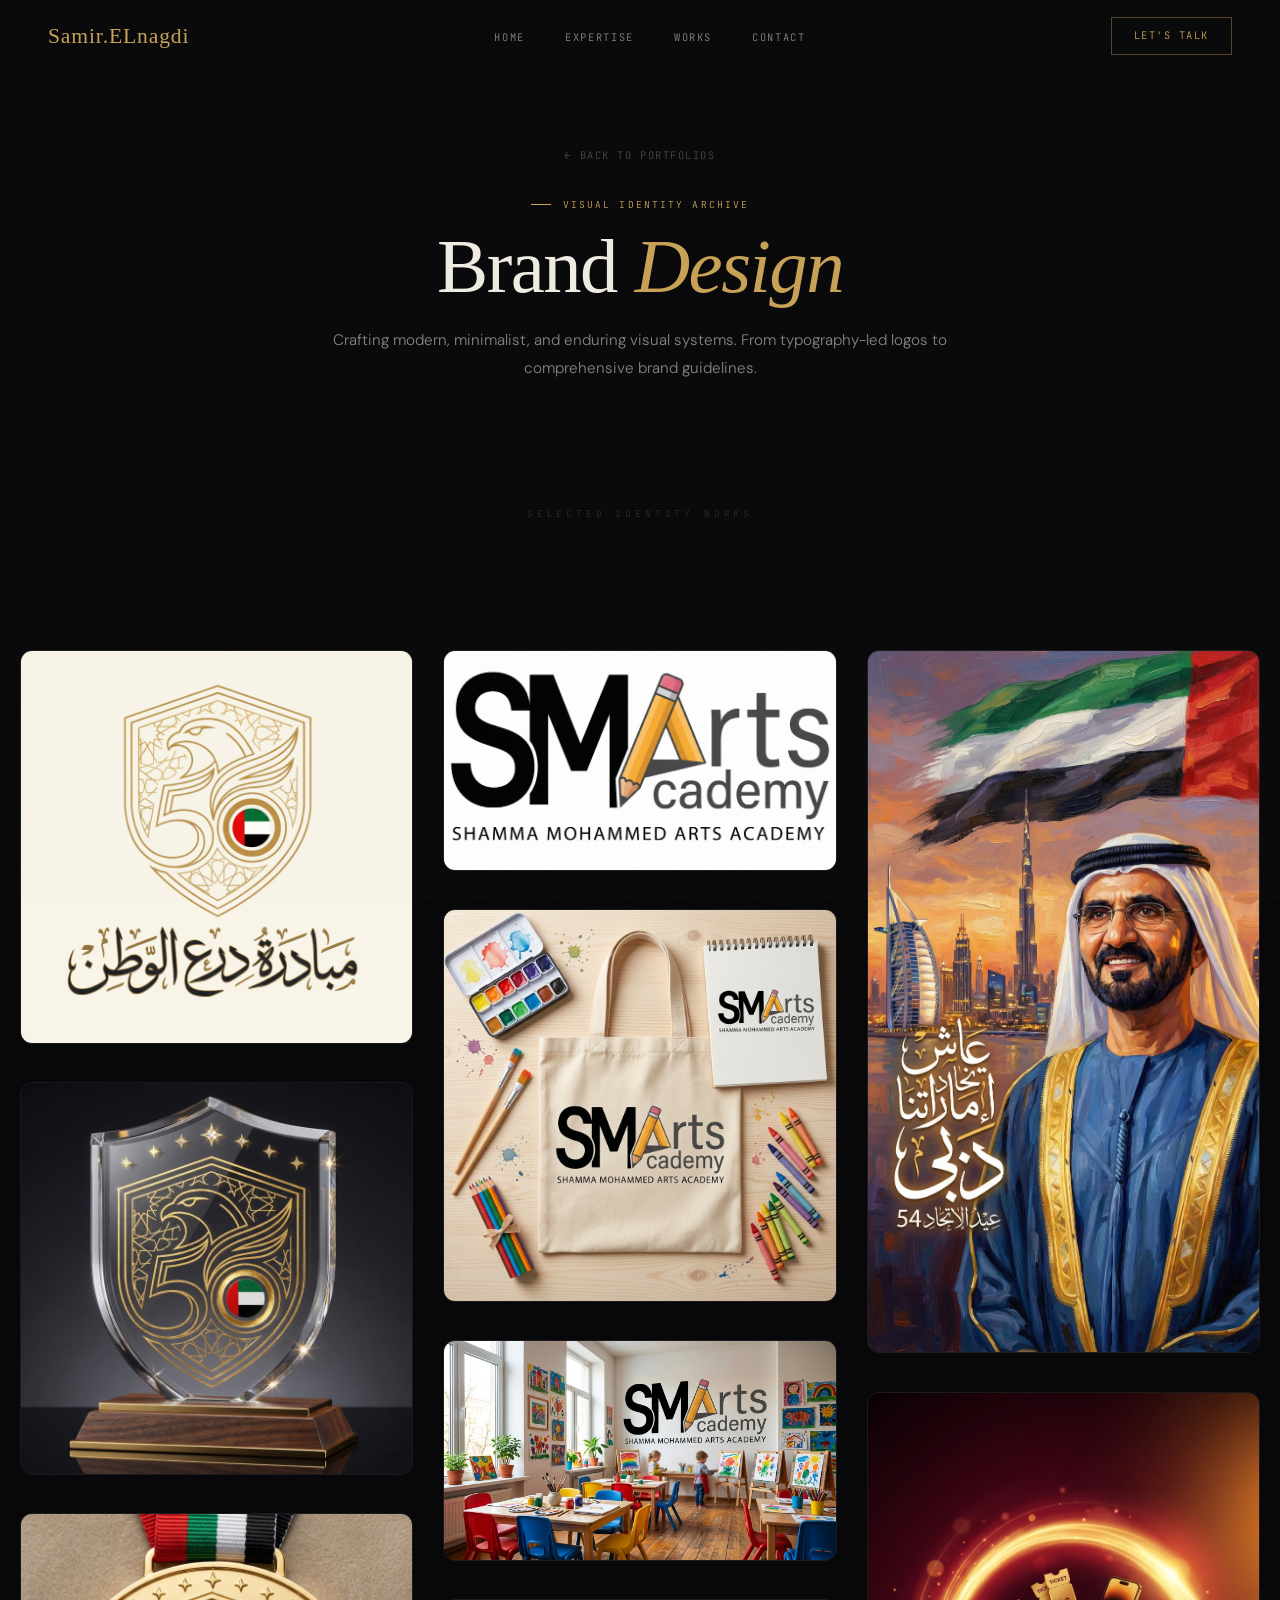
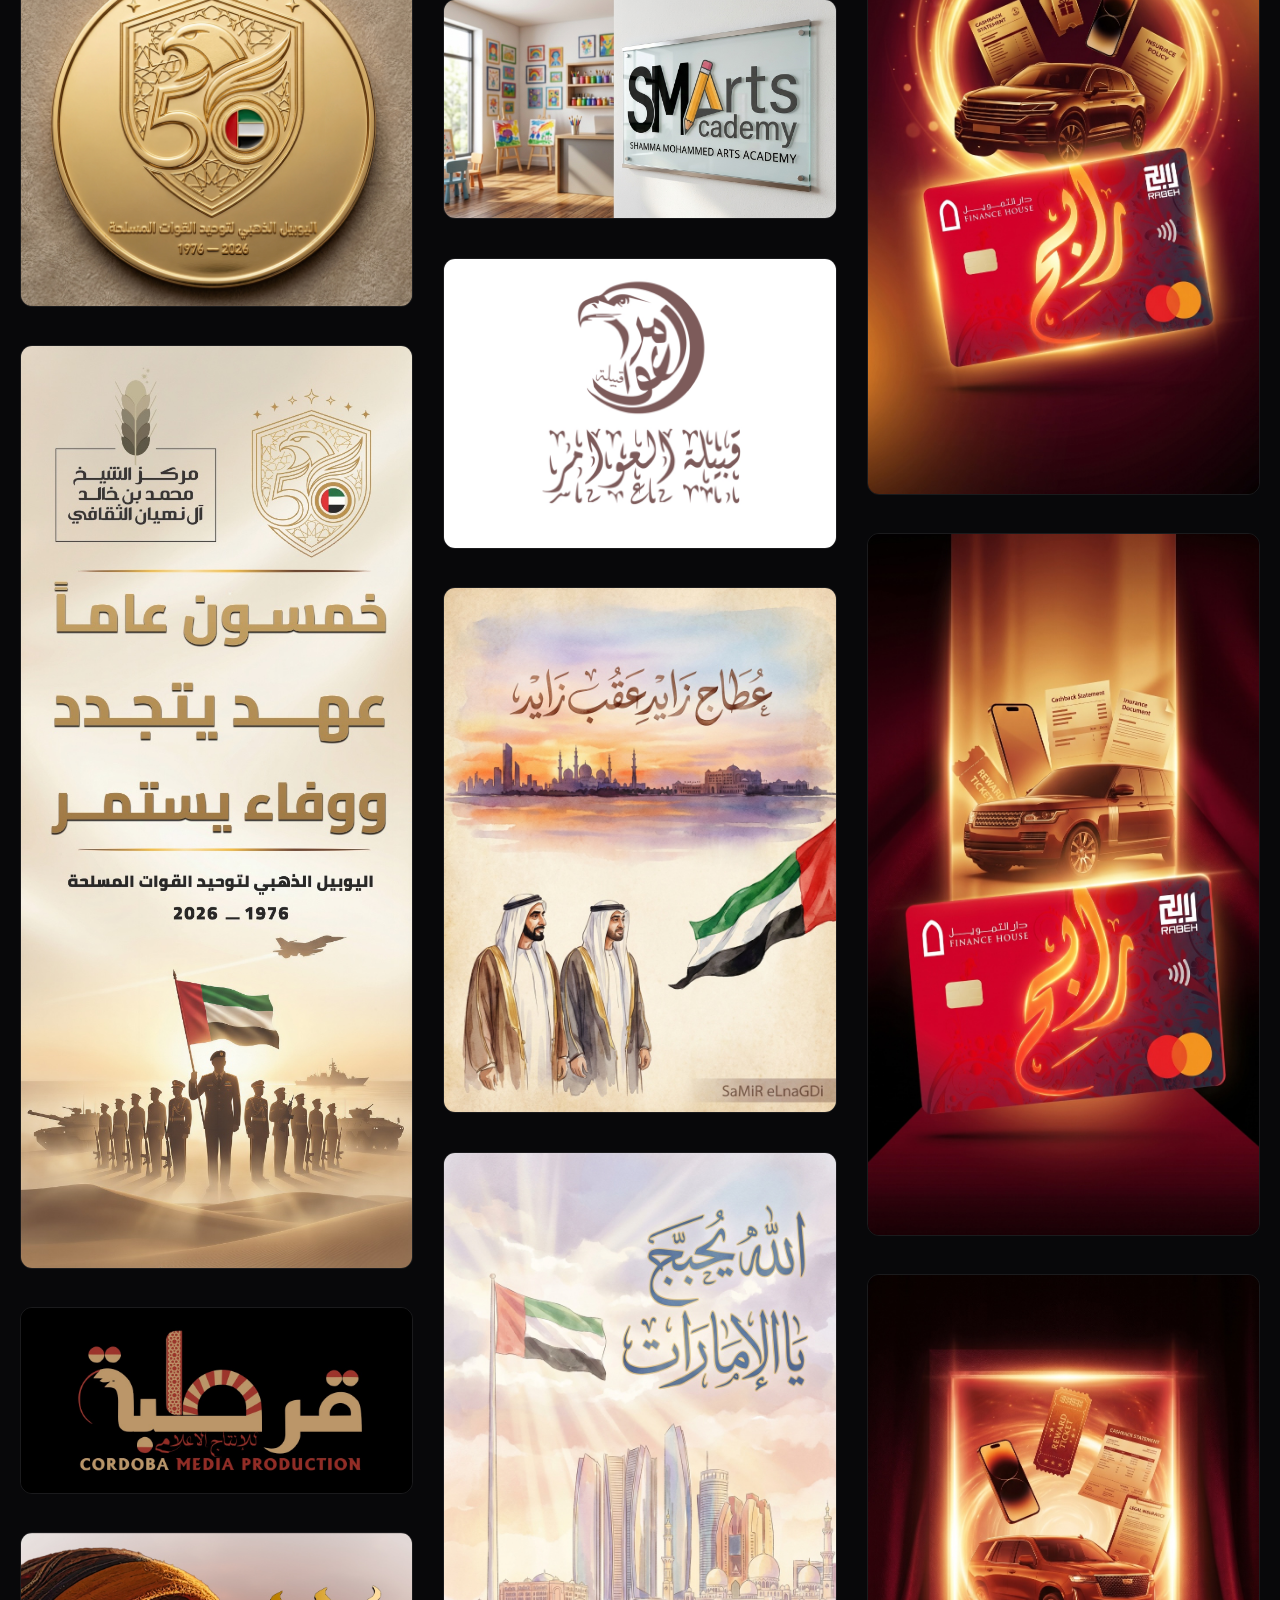
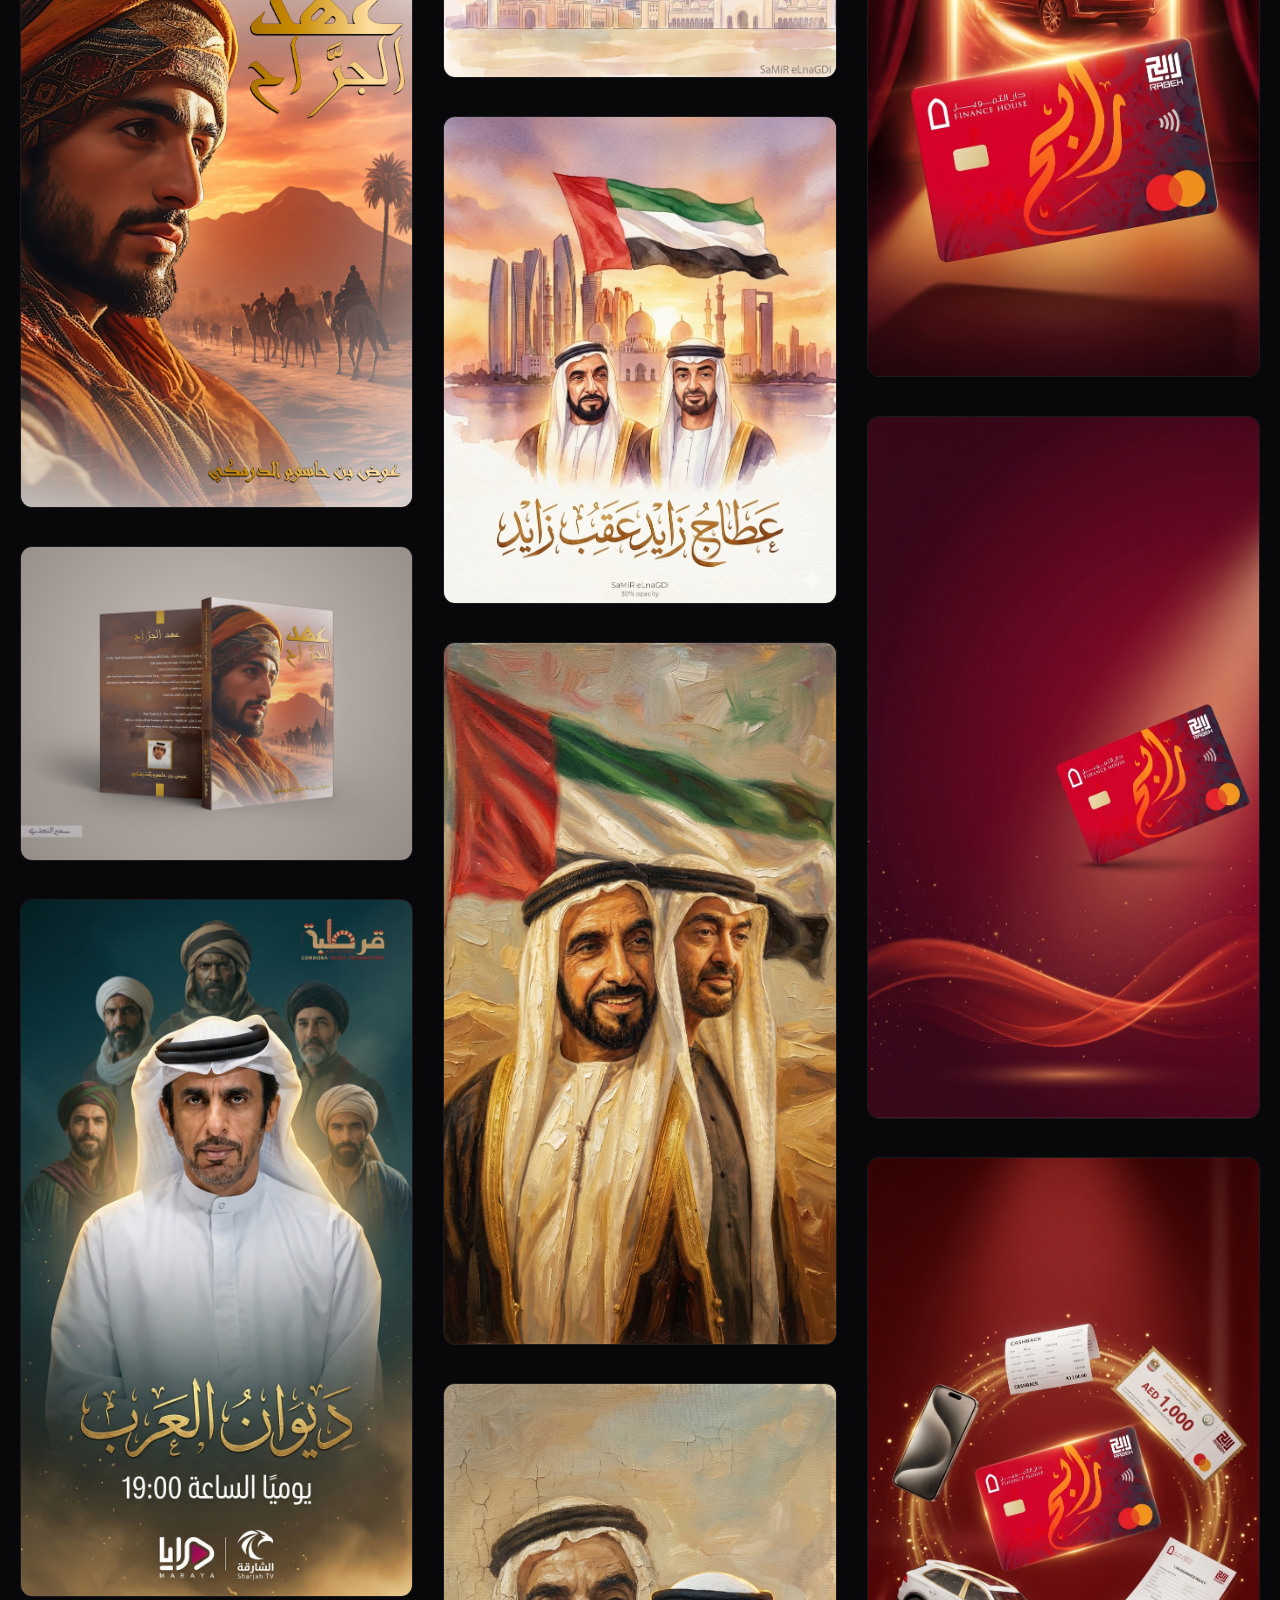
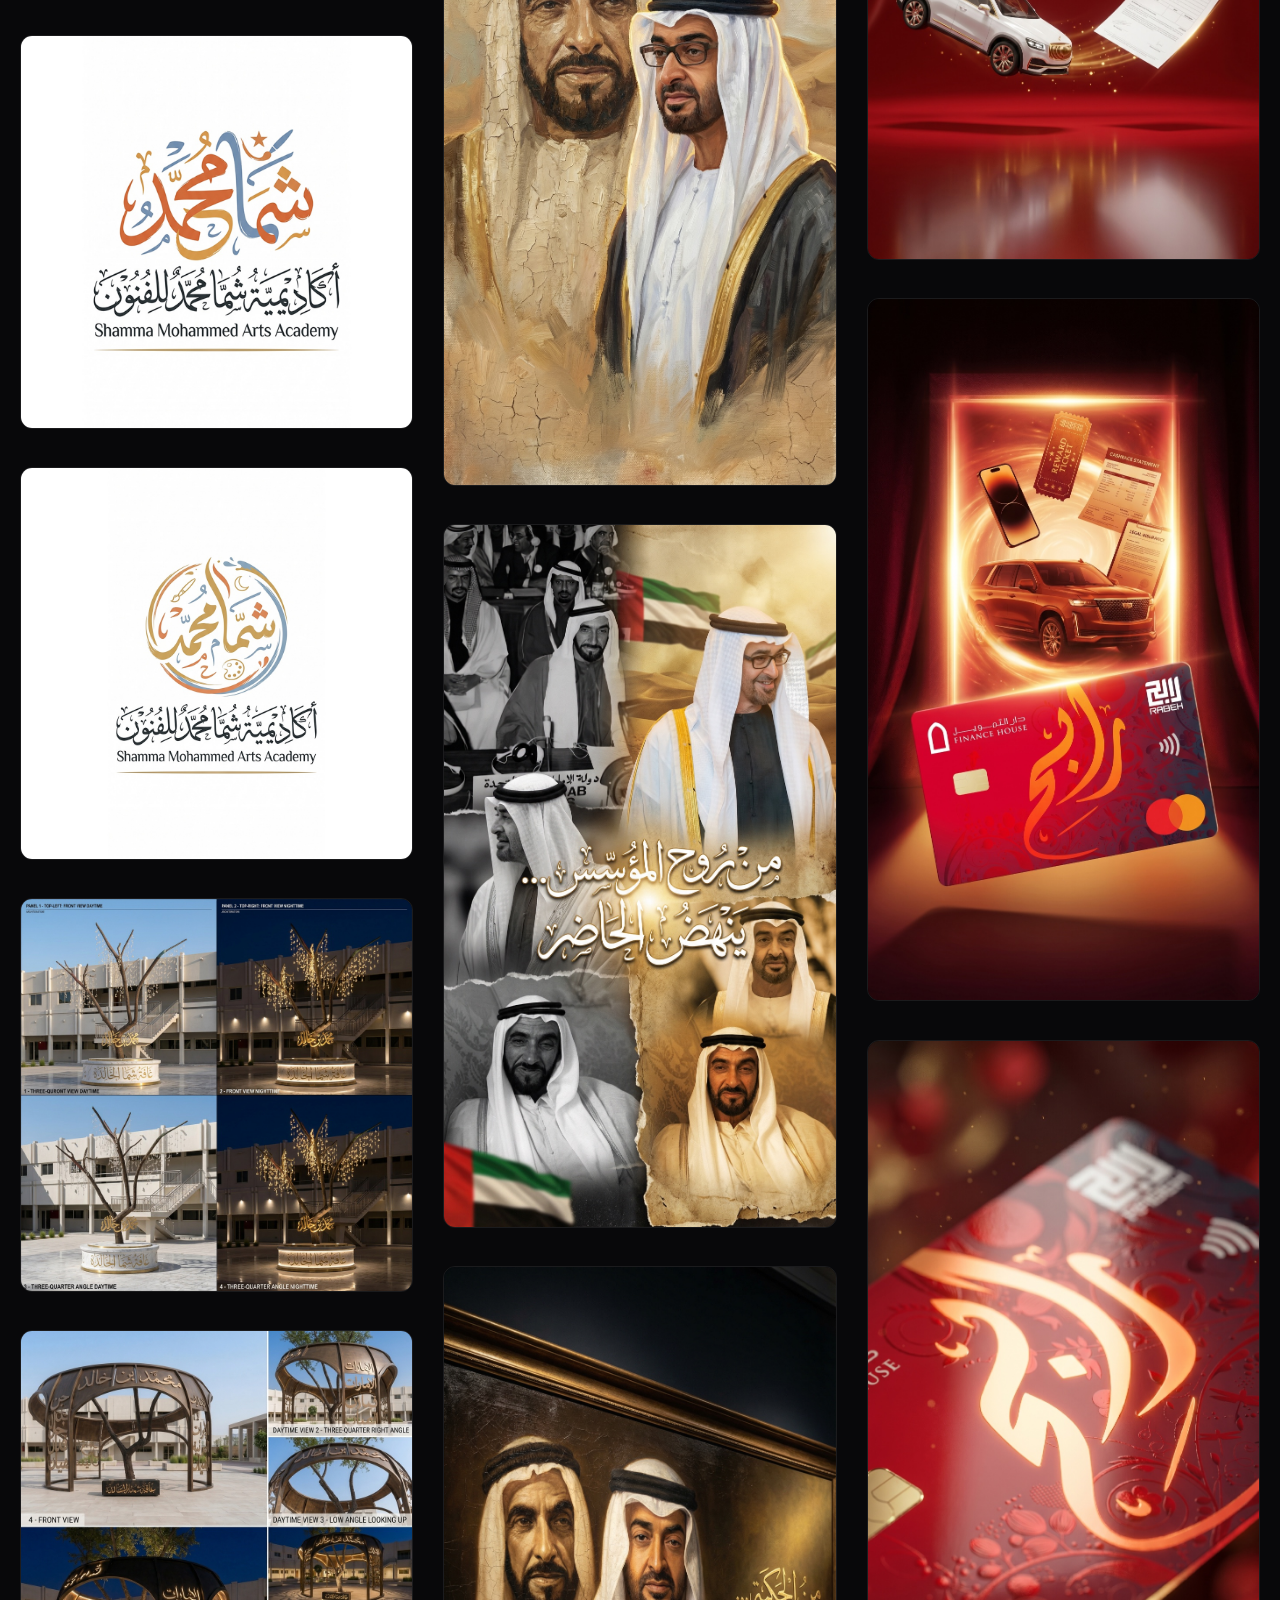
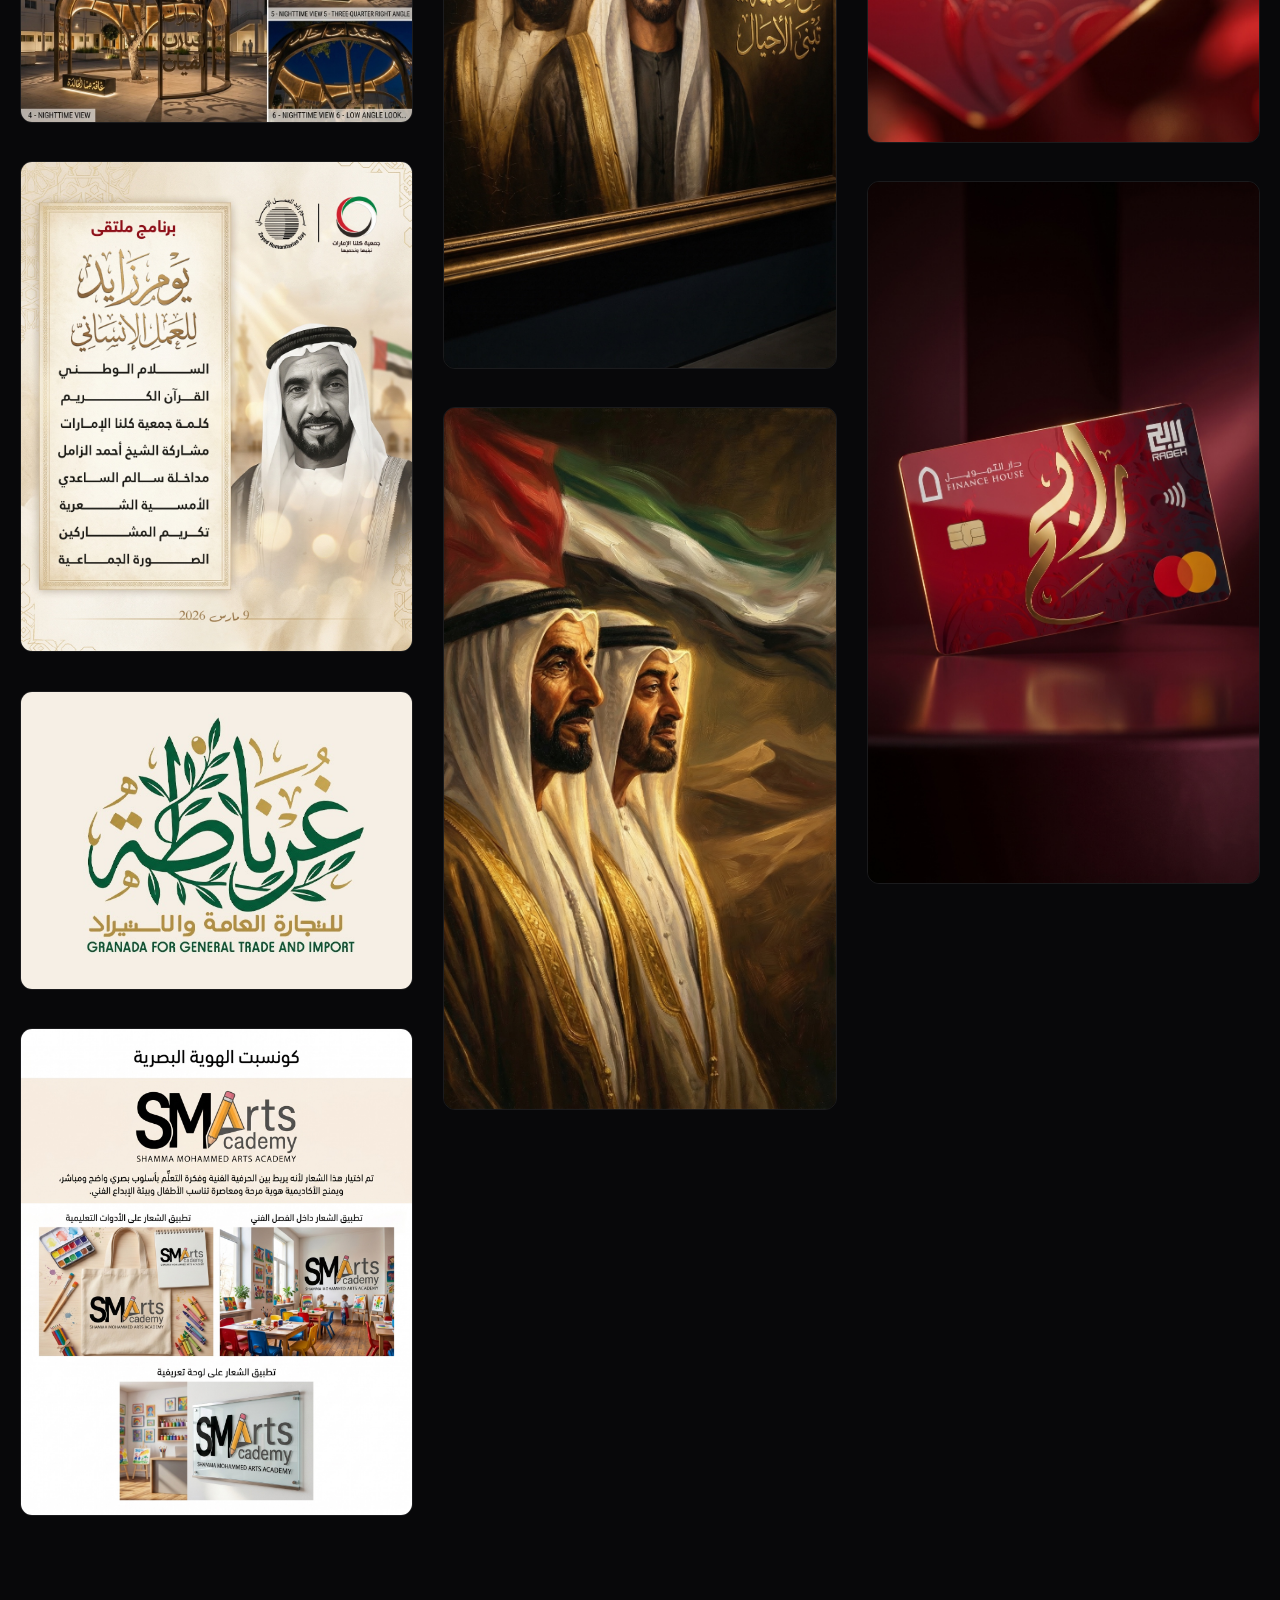
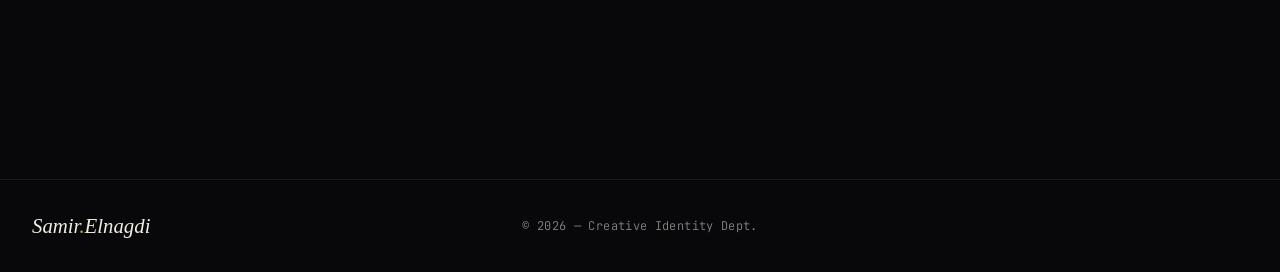
<file: design-works.html>
<!DOCTYPE html>
<html lang="en" data-theme="dark">
<head>
  <meta charset="UTF-8">
  <meta name="viewport" content="width=device-width, initial-scale=1.0">
  <title>Graphic & Brand Design — Samir.Elnagdi</title>
  <link rel="icon" type="image/png" href="favicon.png">
  <link rel="apple-touch-icon" href="favicon.png">
  <link rel="preconnect" href="https://fonts.googleapis.com">
  <link rel="preconnect" href="https://fonts.gstatic.com" crossorigin>
  <link href="https://fonts.googleapis.com/css2?family=Cairo:ital,opsz,wght@0,9..144,200;0,9..144,300;0,9..144,400;1,9..144,200;1,9..144,300;1,9..144,400&family=DM+Sans:wght@300;400;500&family=JetBrains+Mono:wght@300;400&display=swap" rel="stylesheet">
  <link rel="stylesheet" href="style.css">
  <style>
    /* ══ DESIGN PAGE CUSTOM STYLES ══ */
    .pj-hero { padding-top: 140px; padding-bottom: 60px; text-align: center; }
    .pj-back-btn { font-family: 'JetBrains Mono', monospace; font-size: 0.65rem; letter-spacing: 0.15em; text-transform: uppercase; color: var(--text-3); transition: color 0.3s; display: inline-block; margin-bottom: 2rem; }
    .pj-back-btn:hover { color: var(--text); }

    .section-divider { padding: 4rem 0 2rem; font-family: 'JetBrains Mono', monospace; font-size: 0.6rem; color: var(--text-4); text-transform: uppercase; letter-spacing: 0.4em; text-align: center; }

    /* ══ شبكة الصور المودرن (Masonry Layout لعدم وجود فراغات) ══ */
    .design-grid { 
      column-count: 4; /* عدد الأعمدة في الشاشات الكبيرة جداً */
      column-gap: 30px; /* المسافة الأفقية بين الأعمدة */
      margin-bottom: 8rem; 
    }
    
    .design-card { 
      break-inside: avoid; /* لمنع انقسام الكارت بين عمودين */
      margin-bottom: 30px; /* المسافة الرأسية بين الكروت */
      display: inline-block; /* ضروري لعمل الـ Masonry بشكل صحيح */
      width: 100%;
      background-color: transparent; 
      padding: 0; 
      border-radius: 12px; 
      border: 1px solid rgba(255, 255, 255, 0.08); 
      cursor: zoom-in; 
      transition: all 0.4s cubic-bezier(0.165, 0.84, 0.44, 1);
      overflow: hidden; 
    }
    
    .design-card:hover { 
      transform: translateY(-8px) scale(1.01); 
      border-color: rgba(255, 255, 255, 0.15);
      box-shadow: 0 20px 40px rgba(0, 0, 0, 0.4); 
    }

    .card-image-wrapper { 
      width: 100%; 
      display: block;
    }

    .card-image-wrapper img { 
      width: 100%; 
      height: auto; 
      display: block; 
      transition: transform 0.6s cubic-bezier(.16,1,.3,1), filter 0.6s ease; 
    }

    .design-card:hover .card-image-wrapper img { 
      transform: scale(1.04); 
      filter: brightness(1.05); 
    }

    /* استجابة الأعمدة لحجم الشاشة */
    @media (max-width: 1400px) {
      .design-grid { column-count: 3; }
    }
    @media (max-width: 992px) {
      .design-grid { column-count: 2; column-gap: 20px;}
    }
    @media (max-width: 600px) {
      .design-grid { column-count: 1; }
    }

    /* ══ تصميم الشاشة المنبثقة للصور (Lightbox) ══ */
    .lightbox-modal {
      display: none; 
      position: fixed;
      z-index: 99999;
      left: 0;
      top: 0;
      width: 100%;
      height: 100%;
      background-color: rgba(5, 5, 7, 0.96); 
      backdrop-filter: blur(8px); 
      opacity: 0;
      transition: opacity 0.4s ease;
      justify-content: center;
      align-items: center;
      cursor: zoom-out;
    }

    .lightbox-modal.show {
      display: flex;
      opacity: 1;
    }

    .lightbox-content {
      max-width: 90%;
      max-height: 85vh; 
      border-radius: 6px;
      box-shadow: 0 20px 60px rgba(0,0,0,0.8);
      transform: translateY(20px) scale(0.95);
      transition: all 0.4s cubic-bezier(0.165, 0.84, 0.44, 1);
      cursor: default;
    }

    .lightbox-modal.show .lightbox-content {
      transform: translateY(0) scale(1);
    }

    .close-lightbox {
      position: absolute;
      top: 25px;
      right: 35px;
      color: rgba(255, 255, 255, 0.6);
      font-size: 40px;
      font-weight: 200;
      cursor: pointer;
      transition: color 0.3s ease, transform 0.3s ease;
      z-index: 100000;
      line-height: 1;
    }

    .close-lightbox:hover {
      color: #fff;
      transform: rotate(90deg); 
    }

    /* ══ تصميم أسهم التنقل ══ */
    .lightbox-nav {
      position: absolute;
      top: 50%;
      transform: translateY(-50%);
      color: rgba(255, 255, 255, 0.5);
      font-size: 50px;
      font-weight: 300;
      cursor: pointer;
      transition: all 0.3s ease;
      z-index: 100000;
      user-select: none;
      padding: 20px;
    }

    .lightbox-nav:hover {
      color: #fff;
      transform: translateY(-50%) scale(1.1);
    }

    .lightbox-prev {
      left: 20px;
    }

    .lightbox-next {
      right: 20px;
    }

    @media (max-width: 768px) {
      .close-lightbox {
        top: 15px;
        right: 20px;
      }
      .lightbox-nav {
        font-size: 35px;
        padding: 15px;
      }
      .lightbox-prev { left: 0; }
      .lightbox-next { right: 0; }
    }
  </style>
</head>
<body>

  <div class="grain-overlay" aria-hidden="true"></div>

  <nav id="nav">
    <div class="nav-inner">
      <a href="index.html" class="nav-logo"><span class="logo-a">Samir</span><span class="logo-dot">.</span><span class="logo-studio">ELnagdi</span></a>
      <ul class="nav-links">
        <li><a href="index.html" class="nav-link">Home</a></li>
        <li><a href="index.html#expertise" class="nav-link">Expertise</a></li>
        <li><a href="index.html#works" class="nav-link">Works</a></li>
        <li><a href="index.html#contact" class="nav-link">Contact</a></li>
      </ul>
      <div class="nav-actions"><a href="index.html#contact" class="nav-cta magnetic">Let's Talk</a></div>
    </div>
  </nav>

  <header class="pj-hero">
    <div class="container">
      <a href="index.html#works" class="pj-back-btn magnetic">← Back to Portfolios</a>
      <div class="section-tag" style="justify-content: center;" data-reveal>Visual Identity Archive</div>
      <h1 class="section-title" data-reveal data-delay="80" style="font-size: clamp(3rem, 6vw, 5rem);">Brand <em>Design</em></h1>
      <p class="section-sub" data-reveal data-delay="160" style="margin: 0 auto; max-width: 650px;">
        Crafting modern, minimalist, and enduring visual systems. From typography-led logos to comprehensive brand guidelines.
      </p>
    </div>
  </header>

  <div class="section-divider">Selected Identity Works</div>

  <section>
    <div class="container-fluid" style="max-width: 1400px; margin: 0 auto; padding: 0 20px;">
      <div class="design-grid">

  <!-- 1 -->
<article class="design-card" data-reveal onclick="openLightbox('images/design/design1.jpg')">
  <div class="card-image-wrapper">
    <img src="images/design/design1.jpg" alt="Design 1">
  </div>
</article>

<!-- 2 -->
<article class="design-card" data-reveal data-delay="100" onclick="openLightbox('images/design/design2.jpg')">
  <div class="card-image-wrapper">
    <img src="images/design/design2.jpg" alt="Design 2">
  </div>
</article>

<!-- 3 -->
<article class="design-card" data-reveal data-delay="200" onclick="openLightbox('images/design/design3.jpg')">
  <div class="card-image-wrapper">
    <img src="images/design/design3.jpg" alt="Design 3">
  </div>
</article>

<!-- 4 -->
<article class="design-card" data-reveal onclick="openLightbox('images/design/design4.jpg')">
  <div class="card-image-wrapper">
    <img src="images/design/design4.jpg" alt="Design 4">
  </div>
</article>

<!-- 5 -->
<article class="design-card" data-reveal data-delay="100" onclick="openLightbox('images/design/design5.jpg')">
  <div class="card-image-wrapper">
    <img src="images/design/design5.jpg" alt="Design 5">
  </div>
</article>

<!-- 6 -->
<article class="design-card" data-reveal data-delay="200" onclick="openLightbox('images/design/design6.jpg')">
  <div class="card-image-wrapper">
    <img src="images/design/design6.jpg" alt="Design 6">
  </div>
</article>

<!-- 7 -->
<article class="design-card" data-reveal onclick="openLightbox('images/design/design7.jpg')">
  <div class="card-image-wrapper">
    <img src="images/design/design7.jpg" alt="Design 7">
  </div>
</article>

<!-- 8 -->
<article class="design-card" data-reveal data-delay="100" onclick="openLightbox('images/design/design8.jpg')">
  <div class="card-image-wrapper">
    <img src="images/design/design8.jpg" alt="Design 8">
  </div>
</article>

<!-- 9 -->
<article class="design-card" data-reveal data-delay="200" onclick="openLightbox('images/design/design9.jpg')">
  <div class="card-image-wrapper">
    <img src="images/design/design9.jpg" alt="Design 9">
  </div>
</article>

<!-- 10 -->
<article class="design-card" data-reveal onclick="openLightbox('images/design/design10.jpg')">
  <div class="card-image-wrapper">
    <img src="images/design/design10.jpg" alt="Design 10">
  </div>
</article>

<!-- 11 -->
<article class="design-card" data-reveal data-delay="100" onclick="openLightbox('images/design/design11.jpg')">
  <div class="card-image-wrapper">
    <img src="images/design/design11.jpg" alt="Design 11">
  </div>
</article>

<!-- 12 -->
<article class="design-card" data-reveal data-delay="200" onclick="openLightbox('images/design/design12.jpg')">
  <div class="card-image-wrapper">
    <img src="images/design/design12.jpg" alt="Design 12">
  </div>
</article>

<!-- 13 -->
<article class="design-card" data-reveal onclick="openLightbox('images/design/design13.jpg')">
  <div class="card-image-wrapper">
    <img src="images/design/design13.jpg" alt="Design 13">
  </div>
</article>

<!-- 14 -->
<article class="design-card" data-reveal data-delay="100" onclick="openLightbox('images/design/design14.jpg')">
  <div class="card-image-wrapper">
    <img src="images/design/design14.jpg" alt="Design 14">
  </div>
</article>

<!-- 15 -->
<article class="design-card" data-reveal data-delay="200" onclick="openLightbox('images/design/design15.jpg')">
  <div class="card-image-wrapper">
    <img src="images/design/design15.jpg" alt="Design 15">
  </div>
</article>

<!-- 16 -->
<article class="design-card" data-reveal onclick="openLightbox('images/design/design16.jpg')">
  <div class="card-image-wrapper">
    <img src="images/design/design16.jpg" alt="Design 16">
  </div>
</article>

<!-- 17 -->
<article class="design-card" data-reveal data-delay="100" onclick="openLightbox('images/design/design17.jpg')">
  <div class="card-image-wrapper">
    <img src="images/design/design17.jpg" alt="Design 17">
  </div>
</article>

<!-- 18 -->
<article class="design-card" data-reveal data-delay="200" onclick="openLightbox('images/design/design18.jpg')">
  <div class="card-image-wrapper">
    <img src="images/design/design18.jpg" alt="Design 18">
  </div>
</article>

<!-- 19 -->
<article class="design-card" data-reveal onclick="openLightbox('images/design/design19.jpg')">
  <div class="card-image-wrapper">
    <img src="images/design/design19.jpg" alt="Design 19">
  </div>
</article>

<!-- 20 -->
<article class="design-card" data-reveal data-delay="100" onclick="openLightbox('images/design/design20.jpg')">
  <div class="card-image-wrapper">
    <img src="images/design/design20.jpg" alt="Design 20">
  </div>
</article>

<!-- 21 -->
<article class="design-card" data-reveal data-delay="200" onclick="openLightbox('images/design/design21.jpg')">
  <div class="card-image-wrapper">
    <img src="images/design/design21.jpg" alt="Design 21">
  </div>
</article>

<!-- 22 -->
<article class="design-card" data-reveal onclick="openLightbox('images/design/design22.jpg')">
  <div class="card-image-wrapper">
    <img src="images/design/design22.jpg" alt="Design 22">
  </div>
</article>

<!-- 23 -->
<article class="design-card" data-reveal data-delay="100" onclick="openLightbox('images/design/design23.jpg')">
  <div class="card-image-wrapper">
    <img src="images/design/design23.jpg" alt="Design 23">
  </div>
</article>

<!-- 24 -->
<article class="design-card" data-reveal data-delay="200" onclick="openLightbox('images/design/design24.jpg')">
  <div class="card-image-wrapper">
    <img src="images/design/design24.jpg" alt="Design 24">
  </div>
</article>

<!-- 25 -->
<article class="design-card" data-reveal onclick="openLightbox('images/design/design25.jpg')">
  <div class="card-image-wrapper">
    <img src="images/design/design25.jpg" alt="Design 25">
  </div>
</article>

<!-- 26 -->
<article class="design-card" data-reveal data-delay="100" onclick="openLightbox('images/design/design26.jpg')">
  <div class="card-image-wrapper">
    <img src="images/design/design26.jpg" alt="Design 26">
  </div>
</article>

<!-- 27 -->
<article class="design-card" data-reveal data-delay="200" onclick="openLightbox('images/design/design27.jpg')">
  <div class="card-image-wrapper">
    <img src="images/design/design27.jpg" alt="Design 27">
  </div>
</article>

<!-- 28 -->
<article class="design-card" data-reveal onclick="openLightbox('images/design/design28.jpg')">
  <div class="card-image-wrapper">
    <img src="images/design/design28.jpg" alt="Design 28">
  </div>
</article>

<!-- 29 -->
<article class="design-card" data-reveal data-delay="100" onclick="openLightbox('images/design/design29.jpg')">
  <div class="card-image-wrapper">
    <img src="images/design/design29.jpg" alt="Design 29">
  </div>
</article>

<!-- 30 -->
<article class="design-card" data-reveal data-delay="100" onclick="openLightbox('images/design/design30.jpg')">
  <div class="card-image-wrapper">
    <img src="images/design/design30.jpg" alt="Design 30">
  </div>
</article>

<!-- 31 -->
<article class="design-card" data-reveal data-delay="200" onclick="openLightbox('images/design/design31.jpg')">
  <div class="card-image-wrapper">
    <img src="images/design/design31.jpg" alt="Design 31">
  </div>
</article>

<!-- 32 -->
<article class="design-card" data-reveal data-delay="200" onclick="openLightbox('images/design/design32.jpg')">
  <div class="card-image-wrapper">
    <img src="images/design/design32.jpg" alt="Design 32">
  </div>
</article>

<!-- 33 -->
<article class="design-card" data-reveal data-delay="200" onclick="openLightbox('images/design/design33.jpg')">
  <div class="card-image-wrapper">
    <img src="images/design/design33.jpg" alt="Design 33">
  </div>
</article>

<!-- 34 -->
<article class="design-card" data-reveal data-delay="200" onclick="openLightbox('images/design/design34.jpg')">
  <div class="card-image-wrapper">
    <img src="images/design/design34.jpg" alt="Design 34">
  </div>
</article>

<!-- 35 -->
<article class="design-card" data-reveal data-delay="200" onclick="openLightbox('images/design/design35.jpg')">
  <div class="card-image-wrapper">
    <img src="images/design/design35.jpg" alt="Design 35">
  </div>
</article>

<!-- 36 -->
<article class="design-card" data-reveal data-delay="200" onclick="openLightbox('images/design/design36.jpg')">
  <div class="card-image-wrapper">
    <img src="images/design/design36.jpg" alt="Design 36">
  </div>
</article>

<!-- 37 -->
<article class="design-card" data-reveal data-delay="200" onclick="openLightbox('images/design/design37.jpg')">
  <div class="card-image-wrapper">
    <img src="images/design/design37.jpg" alt="Design 37">
  </div>
</article>

      </div>
    </div>
  </section> 

  <!-- 🖼️ الشاشة المنبثقة لعرض الصور (Lightbox Modal) -->
  <div id="image-lightbox" class="lightbox-modal" onclick="closeLightbox(event)">
    <span class="close-lightbox" title="Close" onclick="closeLightbox(event)">&times;</span>
    
    <!-- أسهم التنقل -->
    <span class="lightbox-nav lightbox-prev" onclick="navigateLightbox(-1, event)">&#10094;</span>
    <span class="lightbox-nav lightbox-next" onclick="navigateLightbox(1, event)">&#10095;</span>
    
    <img class="lightbox-content" id="lightbox-img" alt="Full screen design">
  </div>

  <footer id="footer" style="border-top: 1px solid var(--border);">
    <div class="container footer-inner">
      <a href="index.html" class="footer-logo">Samir<span>.</span>Elnagdi</a>
      <p class="footer-copy">© 2026 <Samir class="Elnagdi"></Samir> — Creative Identity Dept.</p>
    </div>
  </footer>

  <script src="script.js"></script>
  
  <script>
    let currentImageIndex = 0;
    let allImages = [];

    // تجميع مسارات كل الصور بمجرد تحميل الصفحة
    document.addEventListener("DOMContentLoaded", () => {
      const imgElements = document.querySelectorAll('.design-card img');
      allImages = Array.from(imgElements).map(img => img.getAttribute('src'));
    });

    function openLightbox(imgSrc) {
      const lightbox = document.getElementById('image-lightbox');
      const lightboxImg = document.getElementById('lightbox-img');
      
      // تحديد رقم (Index) الصورة الحالية من المصفوفة
      currentImageIndex = allImages.indexOf(imgSrc);
      if (currentImageIndex === -1) currentImageIndex = 0; 
      
      lightboxImg.src = imgSrc;
      
      lightbox.style.display = 'flex';
      setTimeout(() => {
        lightbox.classList.add('show');
      }, 10);
    }

    function closeLightbox(event) {
      // منع الإغلاق إذا تم الضغط على الصورة أو أسهم التنقل
      if(event && (event.target.id === 'lightbox-img' || event.target.classList.contains('lightbox-nav'))) return;
      
      const lightbox = document.getElementById('image-lightbox');
      lightbox.classList.remove('show');
      
      setTimeout(() => {
        lightbox.style.display = 'none';
      }, 400); 
    }

    function navigateLightbox(step, event) {
      // منع تشغيل حدث الإغلاق الخاص بالخلفية
      if (event) event.stopPropagation(); 
      
      currentImageIndex += step;
      
      // العودة للبداية إذا وصلنا لآخر صورة، والعكس صحيح
      if (currentImageIndex >= allImages.length) {
        currentImageIndex = 0;
      } else if (currentImageIndex < 0) {
        currentImageIndex = allImages.length - 1;
      }
      
      const lightboxImg = document.getElementById('lightbox-img');
      lightboxImg.src = allImages[currentImageIndex];
    }

    // دعم أزرار الكيبورد (يمين، يسار للتنقل - زر الهروب Esc للإغلاق)
    document.addEventListener('keydown', function(event) {
      const lightbox = document.getElementById('image-lightbox');
      if (lightbox.classList.contains('show')) {
        if (event.key === 'ArrowRight') navigateLightbox(1);
        if (event.key === 'ArrowLeft') navigateLightbox(-1);
        if (event.key === 'Escape') closeLightbox();
      }
    });
  </script>
</body>
</html>
</file>
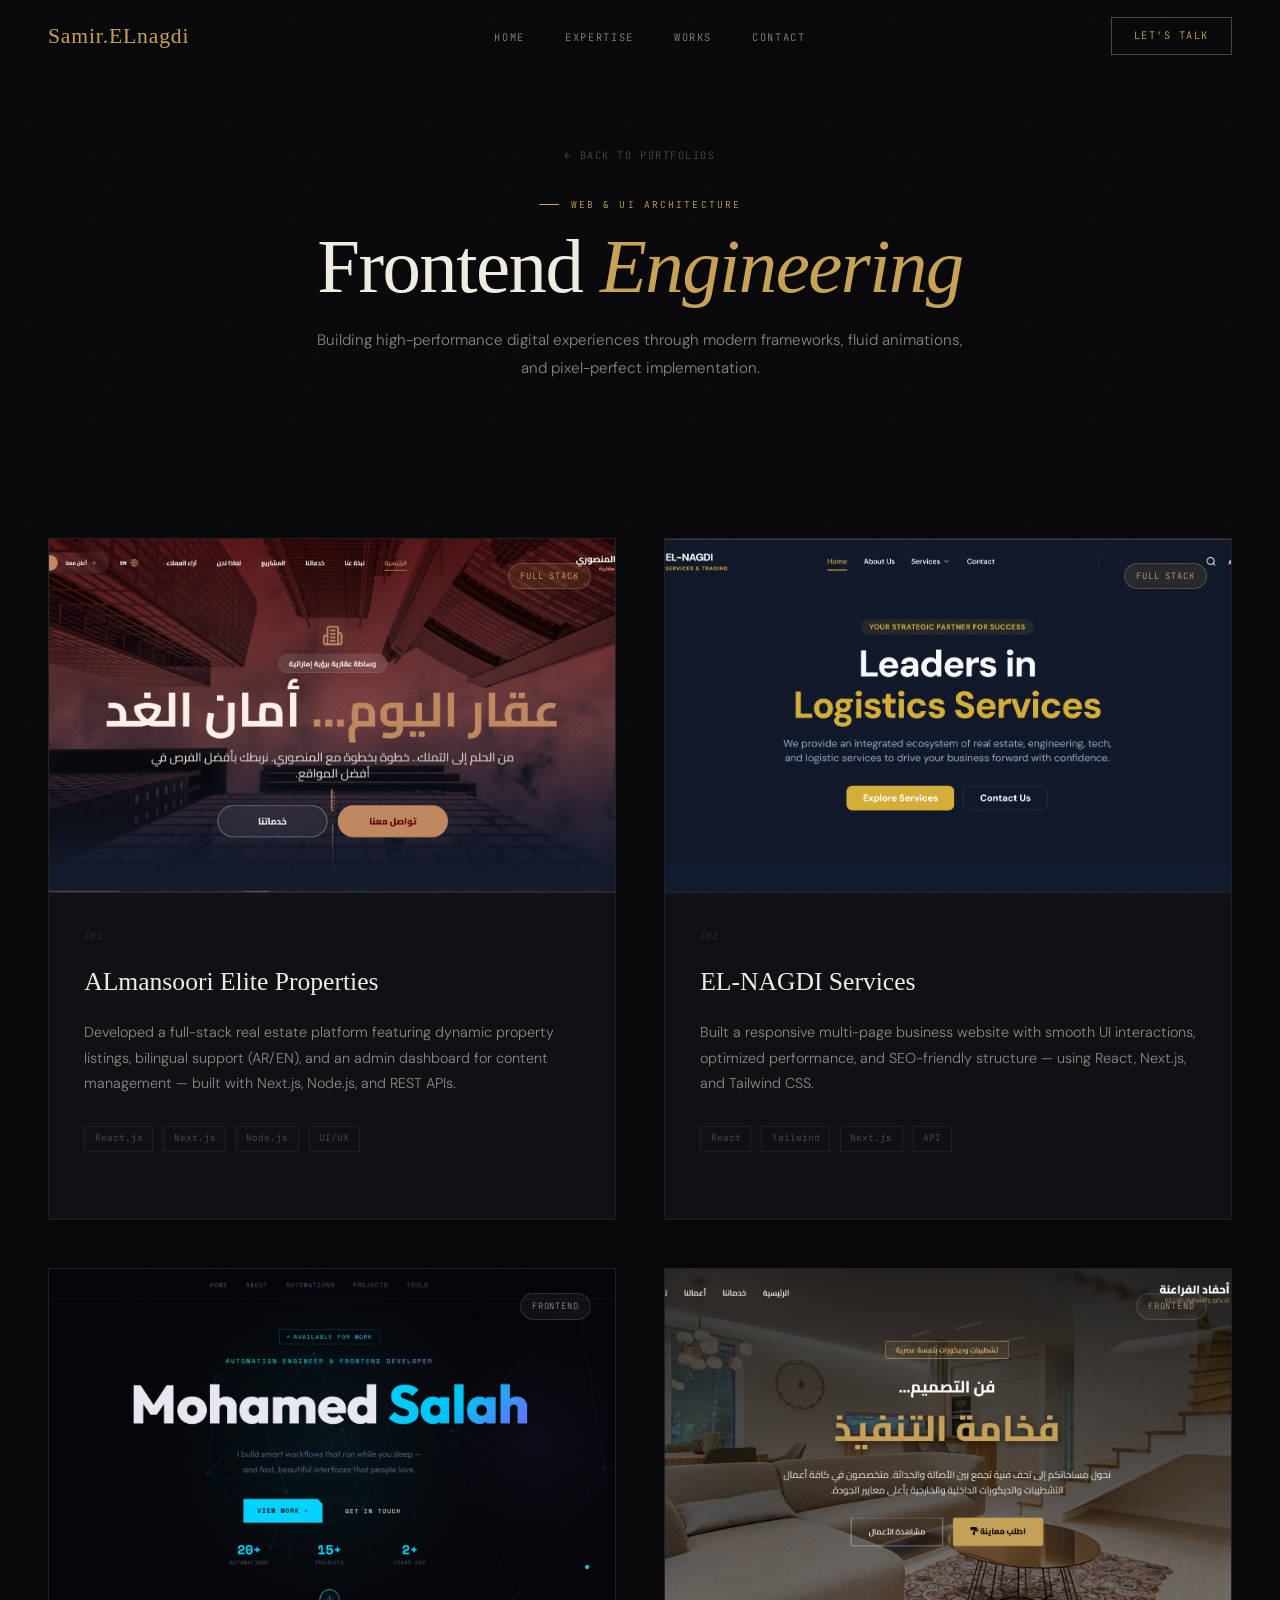
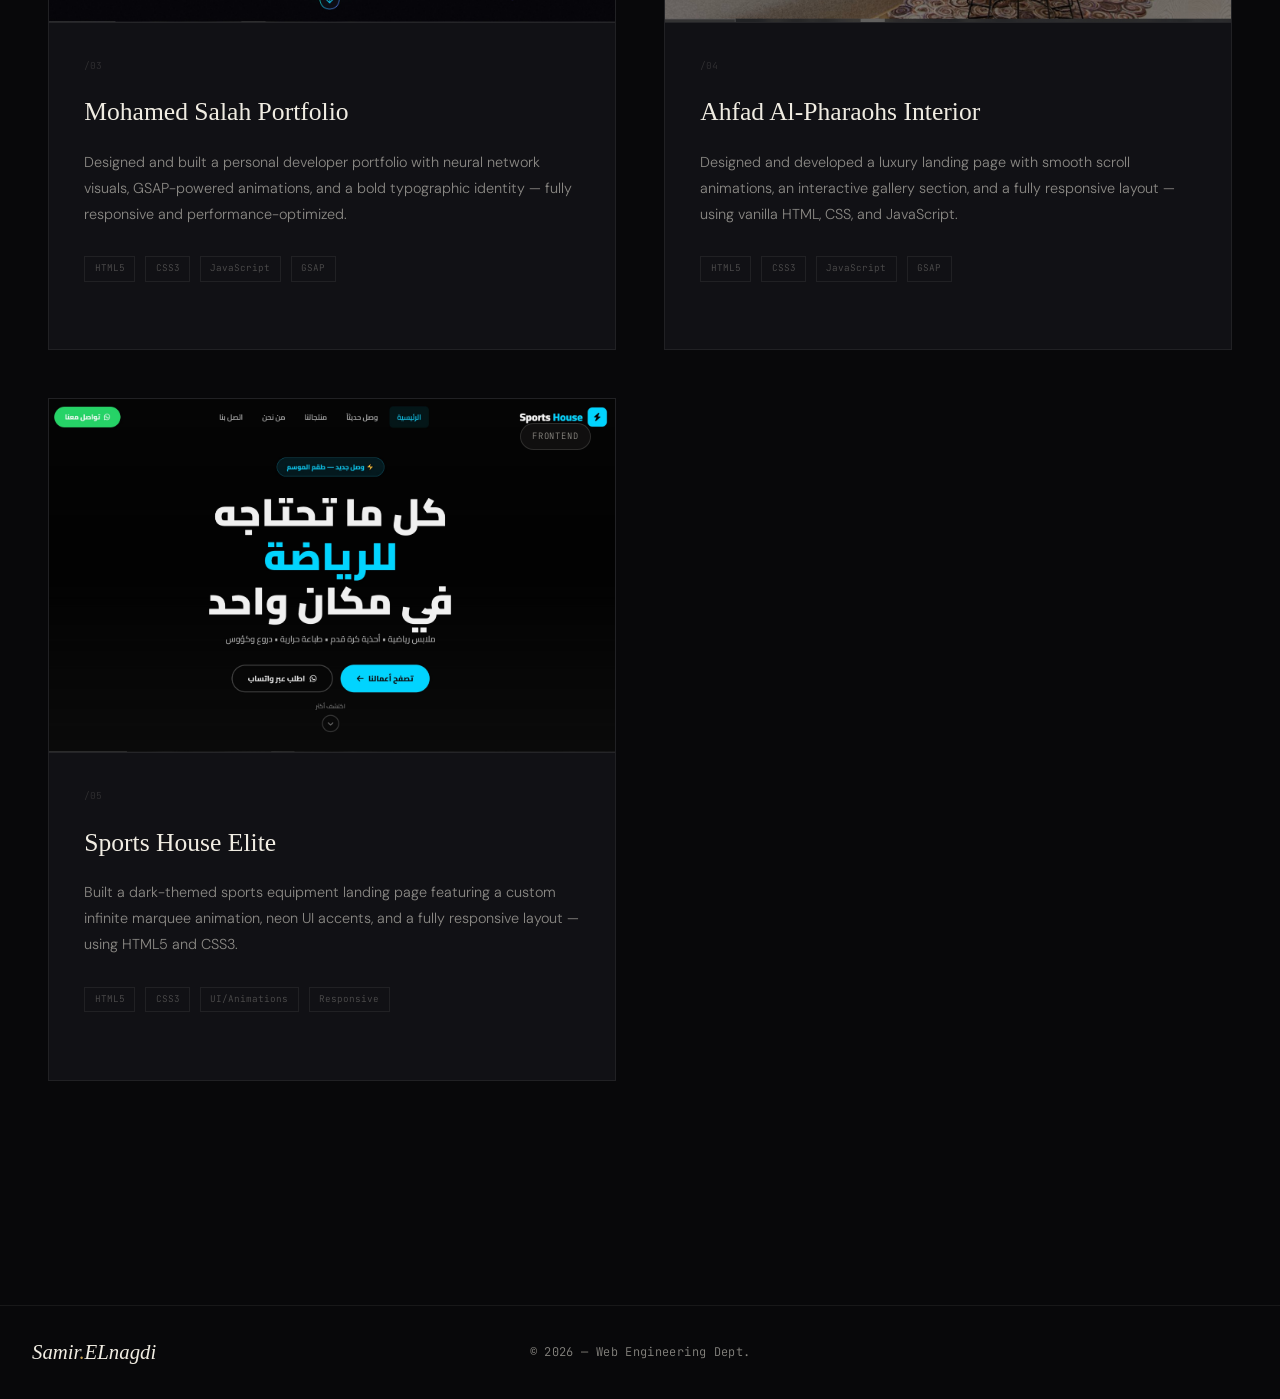
<file: frontend-works.html>
<!DOCTYPE html>
<html lang="en" data-theme="dark">
<head>
  <meta charset="UTF-8">
  <meta name="viewport" content="width=device-width, initial-scale=1.0">
  <title>Frontend & Web Portfolio — Samir.Elnagdi</title>
  <link rel="icon" type="image/png" href="favicon.png">
  <link rel="apple-touch-icon" href="favicon.png">
  <link rel="preconnect" href="https://fonts.googleapis.com">
  <link rel="preconnect" href="https://fonts.gstatic.com" crossorigin>
  <link href="https://fonts.googleapis.com/css2?family=Cairo:ital,opsz,wght@0,9..144,200;0,9..144,300;0,9..144,400;1,9..144,200;1,9..144,300;1,9..144,400&family=DM+Sans:wght@300;400;500&family=JetBrains+Mono:wght@300;400&display=swap" rel="stylesheet">
  <link rel="stylesheet" href="style.css">
  <style>
    /* ══ FRONTEND PAGE CUSTOM STYLES ══ */
    .pj-hero { padding-top: 140px; padding-bottom: 60px; text-align: center; }
    .pj-back-btn { font-family: 'JetBrains Mono', monospace; font-size: 0.65rem; letter-spacing: 0.15em; text-transform: uppercase; color: var(--text-3); transition: color 0.3s; display: inline-block; margin-bottom: 2rem; }
    .pj-back-btn:hover { color: var(--text); }
    
    .fe-grid { display: grid; grid-template-columns: repeat(auto-fill, minmax(450px, 1fr)); gap: 3rem; padding-bottom: 8rem; }
    
    .fe-card { background: var(--bg-card); border: 1px solid var(--border); position: relative; transition: all 0.5s cubic-bezier(.16,1,.3,1); display: flex; flex-direction: column; }
    .fe-card:hover { transform: translateY(-8px); border-color: var(--accent); box-shadow: var(--shadow); }
    
    .fe-media { width: 100%; aspect-ratio: 16/10; background: var(--bg-3); overflow: hidden; border-bottom: 1px solid var(--border); cursor: zoom-in; }
    .fe-media img { width: 100%; height: 100%; object-fit: cover; transition: transform 0.8s ease; }
    .fe-card:hover .fe-media img { transform: scale(1.04); }
    
    .fe-info { padding: 2.2rem; flex: 1; display: flex; flex-direction: column; }
    .fe-num { font-family: 'JetBrains Mono', monospace; font-size: 0.6rem; color: var(--text-4); margin-bottom: 1rem; display: block; }
    .fe-tag { position: absolute; top: 1.5rem; right: 1.5rem; font-family: 'JetBrains Mono', monospace; font-size: 0.55rem; padding: 0.3rem 0.7rem; border-radius: 20px; text-transform: uppercase; letter-spacing: 0.1em; z-index: 2; pointer-events: none; }
    .fe-tag.fullstack { background: var(--accent-dim); color: var(--accent); border: 1px solid rgba(200,162,85,0.3); }
    .fe-tag.frontend { background: rgba(240,236,226,0.05); color: var(--text-2); border: 1px solid var(--border-2); }
    
    .fe-title { font-family: 'Fraunces', serif; font-size: 1.6rem; font-weight: 300; margin-bottom: 1rem; color: var(--text); }
    .fe-desc { font-size: 0.9rem; color: var(--text-2); line-height: 1.8; margin-bottom: 1.8rem; flex: 1; }
    
    .fe-stack { display: flex; flex-wrap: wrap; gap: 0.6rem; margin-bottom: 2rem; }
    .stack-tag { font-family: 'JetBrains Mono', monospace; font-size: 0.58rem; color: var(--text-3); border: 1px solid var(--border); padding: 0.25rem 0.6rem; }
    
    .fe-links { display: flex; gap: 1.5rem; border-top: 1px solid var(--border); padding-top: 1.5rem; }
    .fe-link { font-family: 'JetBrains Mono', monospace; font-size: 0.65rem; text-transform: uppercase; letter-spacing: 0.15em; color: var(--accent); transition: color 0.3s; }
    .fe-link:hover { color: var(--text); }
    .fe-link.disabled { opacity: 0.3; cursor: not-allowed; pointer-events: none; }

    @media (max-width: 768px) { .fe-grid { grid-template-columns: 1fr; gap: 2rem; } }

    /* ══ تصميم الشاشة المنبثقة للصور (Lightbox) ══ */
    .lightbox-modal {
      display: none; 
      position: fixed;
      z-index: 99999;
      left: 0;
      top: 0;
      width: 100%;
      height: 100%;
      background-color: rgba(5, 5, 7, 0.96); 
      backdrop-filter: blur(8px); 
      opacity: 0;
      transition: opacity 0.4s ease;
      justify-content: center;
      align-items: center;
      cursor: zoom-out;
    }

    .lightbox-modal.show {
      display: flex;
      opacity: 1;
    }

    .lightbox-content {
      max-width: 90%;
      max-height: 85vh; 
      border-radius: 6px;
      box-shadow: 0 20px 60px rgba(0,0,0,0.8);
      transform: translateY(20px) scale(0.95);
      transition: all 0.4s cubic-bezier(0.165, 0.84, 0.44, 1);
      cursor: default;
    }

    .lightbox-modal.show .lightbox-content {
      transform: translateY(0) scale(1);
    }

    .close-lightbox {
      position: absolute;
      top: 25px;
      right: 35px;
      color: rgba(255, 255, 255, 0.6);
      font-size: 40px;
      font-weight: 200;
      cursor: pointer;
      transition: color 0.3s ease, transform 0.3s ease;
      z-index: 100000;
      line-height: 1;
    }

    .close-lightbox:hover {
      color: #fff;
      transform: rotate(90deg); 
    }

    /* ══ تصميم أسهم التنقل ══ */
    .lightbox-nav {
      position: absolute;
      top: 50%;
      transform: translateY(-50%);
      color: rgba(255, 255, 255, 0.5);
      font-size: 50px;
      font-weight: 300;
      cursor: pointer;
      transition: all 0.3s ease;
      z-index: 100000;
      user-select: none;
      padding: 20px;
    }

    .lightbox-nav:hover {
      color: #fff;
      transform: translateY(-50%) scale(1.1);
    }

    .lightbox-prev { left: 20px; }
    .lightbox-next { right: 20px; }

    @media (max-width: 768px) {
      .close-lightbox { top: 15px; right: 20px; }
      .lightbox-nav { font-size: 35px; padding: 15px; }
      .lightbox-prev { left: 0; }
      .lightbox-next { right: 0; }
    }
  </style>
</head>
<body>

  <div class="grain-overlay" aria-hidden="true"></div>

  <nav id="nav">
    <div class="nav-inner">
      <a href="index.html" class="nav-logo"><span class="logo-a">Samir</span><span class="logo-dot">.</span><span class="logo-studio">ELnagdi</span></a>
      <ul class="nav-links">
        <li><a href="index.html" class="nav-link">Home</a></li>
        <li><a href="index.html#expertise" class="nav-link">Expertise</a></li>
        <li><a href="index.html#works" class="nav-link">Works</a></li>
        <li><a href="index.html#contact" class="nav-link">Contact</a></li>
      </ul>
      <div class="nav-actions"><a href="index.html#contact" class="nav-cta magnetic">Let's Talk</a></div>
    </div>
  </nav>

  <header class="pj-hero">
    <div class="container">
      <a href="index.html#works" class="pj-back-btn magnetic">← Back to Portfolios</a>
      <div class="section-tag" style="justify-content: center;" data-reveal>Web & UI Architecture</div>
      <h1 class="section-title" data-reveal data-delay="80" style="font-size: clamp(3rem, 6vw, 5rem);">Frontend <em>Engineering</em></h1>
      <p class="section-sub" data-reveal data-delay="160" style="margin: 0 auto; max-width: 650px;">
        Building high-performance digital experiences through modern frameworks, fluid animations, and pixel-perfect implementation.
      </p>
    </div>
  </header>

  <section>
    <div class="container">
      <div class="fe-grid">

        <article class="fe-card" data-reveal>
          <span class="fe-tag fullstack">Full Stack</span>
          <div class="fe-media" onclick="openLightbox('images/frontend/project1.jpg')"><img src="images/frontend/project1.jpg" alt="ALmansoori Website"></div>
          <div class="fe-info">
            <span class="fe-num">/01</span>
            <h3 class="fe-title">ALmansoori Elite Properties</h3>
            <p class="fe-desc">Developed a full-stack real estate platform featuring dynamic property listings, bilingual support (AR/EN), and an admin dashboard for content management — built with Next.js, Node.js, and REST APIs.</p>
            <div class="fe-stack">
              <span class="stack-tag">React.js</span><span class="stack-tag">Next.js</span><span class="stack-tag">Node.js</span><span class="stack-tag">UI/UX</span>
            </div>
            
          </div>
        </article>

        <article class="fe-card" data-reveal data-delay="100">
          <span class="fe-tag fullstack">Full Stack</span>
          <div class="fe-media" onclick="openLightbox('images/frontend/project2.jpg')"><img src="images/frontend/project2.jpg" alt="Elnagdy Website"></div>
          <div class="fe-info">
            <span class="fe-num">/02</span>
            <h3 class="fe-title">EL-NAGDI Services</h3>
            <p class="fe-desc">Built a responsive multi-page business website with smooth UI interactions, optimized performance, and SEO-friendly structure — using React, Next.js, and Tailwind CSS.</p>
            <div class="fe-stack">
              <span class="stack-tag">React</span><span class="stack-tag">Tailwind</span><span class="stack-tag">Next.js</span><span class="stack-tag">API</span>
            </div>
            
          </div>
        </article>

        <article class="fe-card" data-reveal>
          <span class="fe-tag frontend">Frontend</span>
          <div class="fe-media" onclick="openLightbox('images/frontend/project5.jpg')">
            <img src="images/frontend/project5.jpg" alt="Mohamed Salah Portfolio">
            <div class="fe-media-overlay"></div>
          </div>
          <div class="fe-info">
            <span class="fe-num">/03</span>
            <h3 class="fe-title">Mohamed Salah Portfolio</h3>
            <p class="fe-desc">Designed and built a personal developer portfolio with neural network visuals, GSAP-powered animations, and a bold typographic identity — fully responsive and performance-optimized.</p>
            <div class="fe-stack">
              <span class="stack-tag">HTML5</span>
              <span class="stack-tag">CSS3</span>
              <span class="stack-tag">JavaScript</span>
              <span class="stack-tag">GSAP</span>
            </div>
            
          </div>
        </article>

        <article class="fe-card" data-reveal>
          <span class="fe-tag frontend">Frontend</span>
          <div class="fe-media" onclick="openLightbox('images/frontend/project3.jpg')"><img src="images/frontend/project3.jpg" alt="Ahfad Pharaanah Website"></div>
          <div class="fe-info">
            <span class="fe-num">/04</span>
            <h3 class="fe-title">Ahfad Al-Pharaohs Interior</h3>
            <p class="fe-desc">Designed and developed a luxury landing page with smooth scroll animations, an interactive gallery section, and a fully responsive layout — using vanilla HTML, CSS, and JavaScript.</p>
            <div class="fe-stack">
              <span class="stack-tag">HTML5</span><span class="stack-tag">CSS3</span><span class="stack-tag">JavaScript</span><span class="stack-tag">GSAP</span>
            </div>
            
          </div>
        </article>

        <article class="fe-card" data-reveal data-delay="100">
          <span class="fe-tag frontend">Frontend</span>
          <div class="fe-media" onclick="openLightbox('images/frontend/sports-house.jpg')"><img src="images/frontend/sports-house.jpg" alt="Sports House Website"></div>
          <div class="fe-info">
            <span class="fe-num">/05</span>
            <h3 class="fe-title">Sports House Elite</h3>
            <p class="fe-desc">Built a dark-themed sports equipment landing page featuring a custom infinite marquee animation, neon UI accents, and a fully responsive layout — using HTML5 and CSS3.</p>
            <div class="fe-stack">
              <span class="stack-tag">HTML5</span><span class="stack-tag">CSS3</span><span class="stack-tag">UI/Animations</span><span class="stack-tag">Responsive</span>
            </div>
            
          </div>
        </article>

      </div>
    </div>
  </section>

  <!-- 🖼️ الشاشة المنبثقة لعرض الصور (Lightbox Modal) -->
  <div id="image-lightbox" class="lightbox-modal" onclick="closeLightbox(event)">
    <span class="close-lightbox" title="Close" onclick="closeLightbox(event)">&times;</span>
    
    <!-- أسهم التنقل -->
    <span class="lightbox-nav lightbox-prev" onclick="navigateLightbox(-1, event)">&#10094;</span>
    <span class="lightbox-nav lightbox-next" onclick="navigateLightbox(1, event)">&#10095;</span>
    
    <img class="lightbox-content" id="lightbox-img" alt="Full screen preview">
  </div>

  <footer id="footer" style="border-top: 1px solid var(--border);">
    <div class="container footer-inner">
      <a href="index.html" class="footer-logo">Samir<span>.</span>ELnagdi</a>
      <p class="footer-copy">© 2026 <Samir class="Elnagdi"></Samir> — Web Engineering Dept.</p>
    </div>
  </footer>

  <script src="script.js"></script>

  <script>
    let currentImageIndex = 0;
    let allImages = [];

    // تجميع مسارات كل الصور بمجرد تحميل الصفحة
    document.addEventListener("DOMContentLoaded", () => {
      const imgElements = document.querySelectorAll('.fe-media img');
      allImages = Array.from(imgElements).map(img => img.getAttribute('src'));
    });

    function openLightbox(imgSrc) {
      const lightbox = document.getElementById('image-lightbox');
      const lightboxImg = document.getElementById('lightbox-img');
      
      // تحديد رقم (Index) الصورة الحالية من المصفوفة
      currentImageIndex = allImages.indexOf(imgSrc);
      if (currentImageIndex === -1) currentImageIndex = 0; 
      
      lightboxImg.src = imgSrc;
      
      lightbox.style.display = 'flex';
      setTimeout(() => {
        lightbox.classList.add('show');
      }, 10);
    }

    function closeLightbox(event) {
      // منع الإغلاق إذا تم الضغط على الصورة أو أسهم التنقل
      if(event && (event.target.id === 'lightbox-img' || event.target.classList.contains('lightbox-nav'))) return;
      
      const lightbox = document.getElementById('image-lightbox');
      lightbox.classList.remove('show');
      
      setTimeout(() => {
        lightbox.style.display = 'none';
      }, 400); 
    }

    function navigateLightbox(step, event) {
      // منع تشغيل حدث الإغلاق الخاص بالخلفية
      if (event) event.stopPropagation(); 
      
      currentImageIndex += step;
      
      // العودة للبداية إذا وصلنا لآخر صورة، والعكس صحيح
      if (currentImageIndex >= allImages.length) {
        currentImageIndex = 0;
      } else if (currentImageIndex < 0) {
        currentImageIndex = allImages.length - 1;
      }
      
      const lightboxImg = document.getElementById('lightbox-img');
      lightboxImg.src = allImages[currentImageIndex];
    }

    // دعم أزرار الكيبورد (يمين، يسار للتنقل - زر الهروب Esc للإغلاق)
    document.addEventListener('keydown', function(event) {
      const lightbox = document.getElementById('image-lightbox');
      if (lightbox.classList.contains('show')) {
        if (event.key === 'ArrowRight') navigateLightbox(1);
        if (event.key === 'ArrowLeft') navigateLightbox(-1);
        if (event.key === 'Escape') closeLightbox();
      }
    });
  </script>
</body>
</html>
</file>
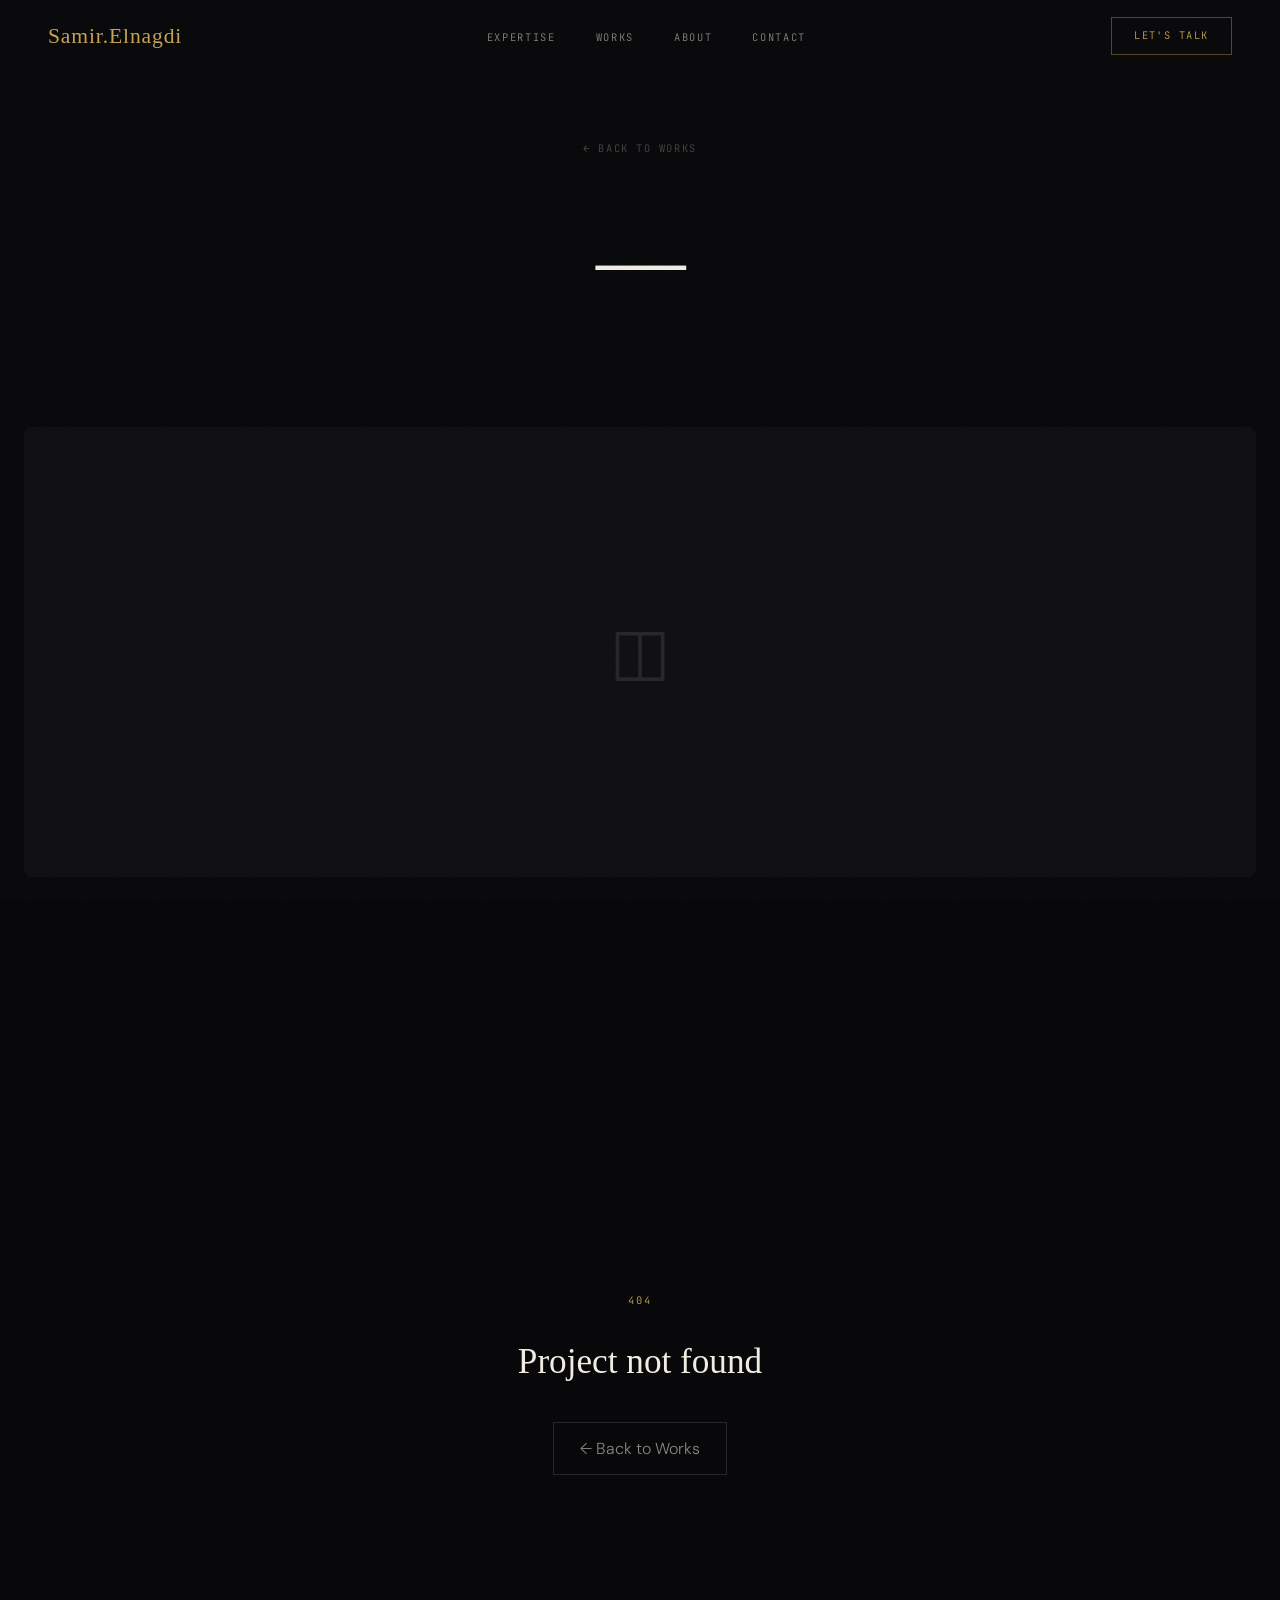
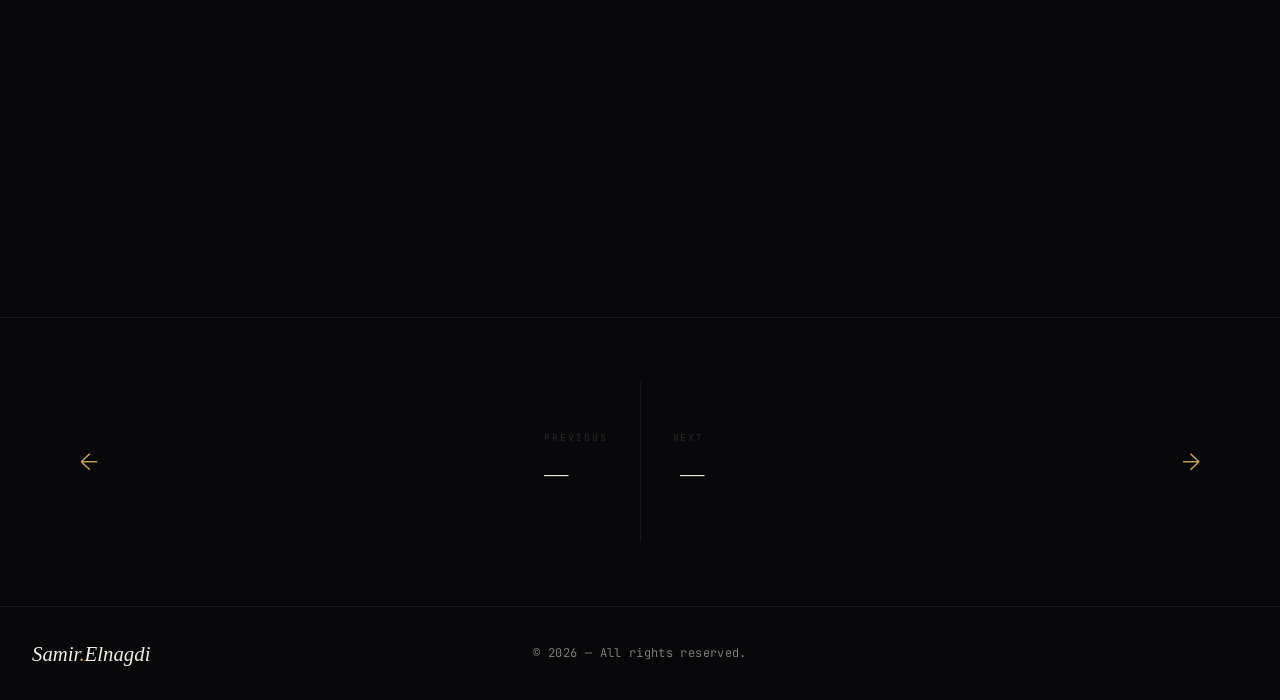
<file: project.html>
<!DOCTYPE html>
<html lang="en" data-theme="dark">
<head>
  <meta charset="UTF-8">
  <meta name="viewport" content="width=device-width, initial-scale=1.0">
  <title>Project — Samir.Elnagdi</title>
<link rel="icon" type="image/png" href="favicon.png">
   <link rel="apple-touch-icon" href="favicon.png">
  <link rel="preconnect" href="https://fonts.googleapis.com">
  <link rel="preconnect" href="https://fonts.gstatic.com" crossorigin>
  <link href="https://fonts.googleapis.com/css2?family=Cairo:ital,opsz,wght@0,9..144,200;0,9..144,300;0,9..144,400;1,9..144,200;1,9..144,300;1,9..144,400&family=DM+Sans:wght@300;400;500&family=JetBrains+Mono:wght@300;400&display=swap" rel="stylesheet">
  <link rel="stylesheet" href="style.css">
  <link rel="stylesheet" href="project.css">
</head>
<body>

  <div class="grain-overlay" aria-hidden="true"></div>
  <div id="theme-overlay" aria-hidden="true"></div>

  <nav id="nav">
    <div class="nav-inner">
      <a href="index.html" class="nav-logo">
        <span class="logo-a">Samir</span><span class="logo-dot">.</span><span class="logo-studio">Elnagdi</span>
      </a>
      <ul class="nav-links" role="list">
        <li><a href="index.html#expertise" class="nav-link">Expertise</a></li>
        <li><a href="index.html#works"     class="nav-link">Works</a></li>
        <li><a href="index.html#about"     class="nav-link">About</a></li>
        <li><a href="index.html#contact"   class="nav-link">Contact</a></li>
      </ul>
      <div class="nav-actions">
        <a href="index.html#contact" class="nav-cta magnetic">Let's Talk</a>
      </div>
    </div>
  </nav>

  <header class="pj-hero">
    <div class="container pj-hero-inner">
      <div class="pj-meta-top">
        <a href="index.html#works" class="pj-back-btn magnetic">← Back to Works</a>
        <div id="pj-meta-row" class="pj-tags-row"></div>
      </div>
      <h1 class="pj-title" id="pj-title">—</h1>
      <p class="pj-lead" id="pj-lead"></p>
      <div class="pj-cta-row" id="pj-cta-row"></div>
    </div>
  </header>

  <div class="pj-featured-wrap">
    <div class="pj-featured" id="pj-featured">
      <div class="pj-featured-placeholder" id="pj-feat-placeholder">
        <div class="pj-fp-icon" id="pj-fp-icon">◫</div>
      </div>
    </div>
  </div>

  <main class="pj-main-content">
    <div class="container pj-content-grid">
      
      <aside class="pj-sidebar">
        <div class="pj-sidebar-inner">
          <div class="pj-sb-block">
            <h4 class="pj-sb-title">Project Details</h4>
            <dl class="pj-sb-dl" id="pj-qf-dl"></dl>
          </div>
          <div class="pj-sb-block">
            <h4 class="pj-sb-title">Tech Stack</h4>
            <div class="pj-sb-pills" id="pj-qf-pills"></div>
          </div>
        </div>
      </aside>

      <article class="pj-story">
        <div class="pj-story-section">
          <h2 class="pj-story-heading">Overview</h2>
          <div class="pj-story-text" id="pj-overview-text">Loading...</div>
        </div>

        <div id="pj-csr-section">
          <div class="pj-story-section" id="pj-csr-c">
            <h2 class="pj-story-heading">The Challenge</h2>
            <p class="pj-story-text" id="pj-csr-c-text"></p>
          </div>
          <div class="pj-story-section" id="pj-csr-s">
            <h2 class="pj-story-heading">The Solution</h2>
            <p class="pj-story-text" id="pj-csr-s-text"></p>
          </div>
          <div class="pj-story-section" id="pj-csr-r">
            <h2 class="pj-story-heading">The Result</h2>
            <p class="pj-story-text" id="pj-csr-r-text"></p>
          </div>
        </div>
      </article>

    </div>
  </main>

  <div class="pj-gallery-strip" id="pj-gallery-strip"></div>

  <nav class="pj-nav-section" aria-label="Project navigation">
    <div class="container pj-nav-inner">
      <div class="pj-nav-pair">
        <a class="pj-nav-btn pj-nav-prev magnetic" id="pj-prev" href="#">
          <span class="pj-navbtn-arrow">←</span>
          <span class="pj-navbtn-info">
            <span class="pj-navbtn-dir">Previous</span>
            <span class="pj-navbtn-title" id="pj-prev-title">—</span>
          </span>
        </a>
        <a class="pj-nav-btn pj-nav-next magnetic" id="pj-next" href="#">
          <span class="pj-navbtn-info" style="text-align:right">
            <span class="pj-navbtn-dir">Next</span>
            <span class="pj-navbtn-title" id="pj-next-title">—</span>
          </span>
          <span class="pj-navbtn-arrow">→</span>
        </a>
      </div>
    </div>
  </nav>

  <footer id="footer">
    <div class="container footer-inner">
      <a href="index.html" class="footer-logo">Samir<span>.</span>Elnagdi</a>
      <p class="footer-copy">© 2026 <Samir class="Elnagdi"></Samir> — All rights reserved.</p>
    </div>
  </footer>

  <script src="projects.js"></script>
  <script src="project-page.js"></script>
</body>
</html>
</file>
<file: style.css>
/* ═══════════════════════════════════════════════
   Samir.Elnagdi — style.css  (RESPONSIVE FIXED)
   Fraunces (display) + DM Sans (body) + JetBrains Mono (mono)
   Theme: Editorial Luxury · Dark/Light
═══════════════════════════════════════════════ */

/* ── VARIABLES ── */
:root,
[data-theme="dark"] {
  --bg:           #08080a;
  --bg-2:         #0f0f12;
  --bg-3:         #16161a;
  --bg-card:      #111115;
  --bg-elevated:  #1a1a20;
  --text:         #f0ece2;
  --text-2:       rgba(240,236,226,.55);
  --text-3:       rgba(240,236,226,.28);
  --text-4:       rgba(240,236,226,.14);
  --accent:       #c8a255;
  --accent-2:     #e5bc70;
  --accent-dim:   rgba(200,162,85,.12);
  --accent-dim2:  rgba(200,162,85,.06);
  --border:       rgba(240,236,226,.07);
  --border-2:     rgba(240,236,226,.13);
  --border-3:     rgba(240,236,226,.22);
  --green:        #5dbfa0;
  --red:          #c96e6e;
  --overlay-bg:   rgba(8,8,10,.92);
  --shadow:       0 24px 64px rgba(0,0,0,.6);
  --shadow-sm:    0 8px 24px rgba(0,0,0,.35);
}


/* ── RESET ── */
*, *::before, *::after { box-sizing: border-box; margin: 0; padding: 0; }
html { scroll-behavior: smooth; font-size: 16px; }
body {
  background: var(--bg); color: var(--text);
  font-family: 'DM Sans', system-ui, sans-serif;
  font-weight: 300; line-height: 1.7;
  overflow-x: hidden;
  transition: background-color .5s ease, color .5s ease;
}
a { color: inherit; text-decoration: none; }
img, svg { display: block; max-width: 100%; }
button { font-family: inherit; cursor: pointer; }
input, textarea, select { font-family: inherit; }

/* ── GRAIN ── */
.grain-overlay {
  position: fixed; inset: 0; z-index: 9990; pointer-events: none; opacity: .028;
  background-image: url("data:image/svg+xml,%3Csvg viewBox='0 0 512 512' xmlns='http://www.w3.org/2000/svg'%3E%3Cfilter id='n'%3E%3CfeTurbulence type='fractalNoise' baseFrequency='.75' numOctaves='4' stitchTiles='stitch'/%3E%3C/filter%3E%3Crect width='100%25' height='100%25' filter='url(%23n)'/%3E%3C/svg%3E");
  background-size: 200px 200px;
}
[data-theme="light"] .grain-overlay { opacity: .018; }

#theme-overlay {
  position: fixed; inset: 0; z-index: 9980; pointer-events: none;
  display: none; clip-path: circle(0px at 50% 50%);
}

/* ── NAV ── */
#nav {
  position: fixed; top: 0; left: 0; right: 0; z-index: 900; padding: 0 3rem;
  transition: background .4s ease, border-color .4s ease, backdrop-filter .4s ease;
}
#nav.scrolled {
  background: var(--overlay-bg); border-bottom: 1px solid var(--border);
  backdrop-filter: blur(20px) saturate(1.4);
}
.nav-inner {
  max-width: 1280px; margin: 0 auto; display: flex;
  align-items: center; justify-content: space-between; height: 72px;
}
.nav-logo {
  font-family: 'Fraunces', Georgia, serif; font-size: 1.35rem;
  font-weight: 300; letter-spacing: .04em; color: var(--text);
}
.nav-logo span { color: var(--accent); }

.nav-links { display: flex; list-style: none; gap: 2.5rem; }
.nav-link {
  font-family: 'JetBrains Mono', monospace; font-size: .65rem;
  letter-spacing: .16em; text-transform: uppercase;
  color: var(--text-2); position: relative; transition: color .3s;
}
.nav-link::after {
  content: ''; position: absolute; bottom: -3px; left: 0; right: 0;
  height: 1px; background: var(--accent);
  transform: scaleX(0); transform-origin: left;
  transition: transform .35s cubic-bezier(.16,1,.3,1);
}
.nav-link:hover { color: var(--text); }
.nav-link:hover::after { transform: scaleX(1); }

.nav-actions { display: flex; align-items: center; gap: 12px; }

.theme-toggle {
  width: 42px; height: 42px; border-radius: 50%;
  background: transparent; border: 1px solid var(--border-2);
  color: var(--text); display: flex; align-items: center; justify-content: center;
  transition: background .3s, border-color .3s, color .3s, transform .2s;
}
.theme-toggle:hover { background: var(--bg-elevated); color: var(--accent); transform: rotate(20deg); }

[data-theme="dark"] .icon-sun { display: block; }
[data-theme="dark"] .icon-moon { display: none; }
[data-theme="light"] .icon-sun { display: none; }
[data-theme="light"] .icon-moon { display: block; }

.nav-cta {
  font-family: 'JetBrains Mono', monospace; font-size: .65rem;
  letter-spacing: .14em; text-transform: uppercase;
  color: var(--accent); border: 1px solid rgba(200,162,85,.4); padding: .55rem 1.4rem;
  transition: background .3s, border-color .3s, color .3s;
}
.nav-cta:hover { background: var(--accent); color: var(--bg); border-color: var(--accent); }

/* Hamburger */
.menu-toggle {
  display: none;
  background: transparent; border: none; padding: 0;
  width: 30px; height: 30px;
  flex-direction: column; justify-content: center;
  align-items: flex-end; gap: 6px; cursor: pointer; z-index: 2005;
}
.menu-toggle .line {
  width: 24px; height: 1.5px; background: var(--text);
  transition: .4s cubic-bezier(.7,0,.3,1); display: block;
}
.menu-toggle .line:last-child { width: 16px; }
.menu-toggle.active .line:nth-child(1) { transform: translateY(4px) rotate(45deg); width: 24px; }
.menu-toggle.active .line:nth-child(2) { transform: translateY(-4px) rotate(-45deg); width: 24px; }

/* ── LAYOUT ── */
.container { max-width: 1280px; margin: 0 auto; padding: 0 3rem; }
section { padding: 6rem 0; }

.section-tag {
  font-family: 'JetBrains Mono', monospace; font-size: .6rem;
  letter-spacing: .22em; text-transform: uppercase;
  color: var(--accent); margin-bottom: .9rem;
  display: flex; align-items: center; gap: .75rem;
}
.section-tag::before { content: ''; display: block; width: 20px; height: 1px; background: var(--accent); }
.section-title {
  font-family: 'Fraunces', Georgia, serif;
  font-size: clamp(2.4rem, 4.5vw, 4.5rem);
  font-weight: 300; line-height: 1.05; letter-spacing: -.02em; margin-bottom: 1.2rem;
}
.section-title em { font-style: italic; color: var(--accent); }
.section-sub { font-size: .95rem; color: var(--text-2); max-width: 46ch; line-height: 1.8; }
.section-header { margin-bottom: 4rem; max-width: 800px; }

/* ══════════════════════════════════════════
   HERO PREMIUM
══════════════════════════════════════════ */
.hero-premium {
  min-height: 100vh;
  padding: 120px 0 60px;
  background: var(--bg);
  position: relative;
  display: flex;
  align-items: center;
  overflow: hidden;
}
.hero-premium .grain-overlay { position: absolute; }

.hero-grid-wrapper {
  display: grid;
  grid-template-columns: 1.1fr 0.9fr;
  gap: 4rem;
  align-items: center;
  position: relative;
  z-index: 5;
}

.hero-badge {
  display: inline-flex; align-items: center; gap: 10px;
  font-family: 'JetBrains Mono', monospace;
  font-size: .7rem; letter-spacing: .2em; text-transform: uppercase;
  color: var(--accent); margin-bottom: 2rem;
}
.pulse {
  width: 6px; height: 6px; background: var(--accent); border-radius: 50%;
  animation: pulse-anim 2s infinite;
}
@keyframes pulse-anim {
  0%  { transform: scale(.9); opacity: 1; }
  100%{ transform: scale(2.5); opacity: 0; }
}

.hero-title {
  font-family: 'Fraunces', Georgia, serif;
  font-size: clamp(2.8rem, 6vw, 5.5rem);
  line-height: 1; font-weight: 200; margin-bottom: 2rem; letter-spacing: -.03em;
}
.hero-title .outline { -webkit-text-stroke: 1px var(--text); color: transparent; }
.hero-title .italic { font-style: italic; font-weight: 100; }

.hero-description {
  font-size: 1rem; color: var(--text-2);
  max-width: 520px; line-height: 1.75; margin-bottom: 3rem;
}

.hero-cta-group { display: flex; align-items: center; gap: 1.5rem; flex-wrap: wrap; }

.cta-primary {
  background: var(--text); color: var(--bg);
  padding: 1rem 2.2rem; border-radius: 100px;
  font-weight: 600; display: inline-flex; align-items: center; gap: .5rem;
  transition: opacity .3s, transform .3s;
}
.cta-primary:hover { opacity: .85; transform: translateY(-2px); }

.cta-secondary {
  font-family: 'JetBrains Mono', monospace; font-size: .7rem;
  letter-spacing: .14em; text-transform: uppercase;
  color: var(--text-2); transition: color .3s;
}
.cta-secondary:hover { color: var(--accent); }


.cta-cv {
  font-family: 'JetBrains Mono', monospace;
  font-size: .7rem;
  letter-spacing: .14em;
  text-transform: uppercase;
  color: var(--accent);
  display: inline-flex;
  align-items: center;
  gap: .5rem;
  transition: color .3s, opacity .3s;
}
.cta-cv:hover { opacity: .7; }
.cta-cv .cta-icon { transition: transform .3s; }
.cta-cv:hover .cta-icon { transform: translateY(3px); }


/* Mahal Visual */
.mahal-wrapper {
  position: relative; height: 500px;
  display: flex; justify-content: center; align-items: center;
}
.mahal-frame {
  position: absolute; width: 200px;
  transition: all .7s cubic-bezier(.2,.8,.2,1);
}
.frame-inner {
  position: relative; width: 100%;
  aspect-ratio: 3/4.5;
  border-radius: 120px 120px 20px 20px;
  overflow: hidden;
  border: 1px solid rgba(255,255,255,.1);
  background: var(--bg-3);
}
.frame-inner img {
  width: 100%; height: 100%; object-fit: cover;
  filter: grayscale(100%) brightness(.6); transition: .6s;
}
.f-left  { left: 0;   transform: translateY(40px) rotate(-6deg); z-index: 2; }
.f-center{ z-index: 10; width: 230px; transform: translateY(-20px); }
.f-right { right: 0;  transform: translateY(40px) rotate(6deg);  z-index: 2; }
.mahal-wrapper:hover .f-left  { transform: translateX(-20px) translateY(20px) rotate(-10deg); }
.mahal-wrapper:hover .f-right { transform: translateX(20px)  translateY(20px) rotate(10deg);  }
.mahal-frame:hover { z-index: 20; transform: scale(1.1) translateY(-30px) rotate(0) !important; }
.mahal-frame:hover img { filter: grayscale(0%) brightness(1); }
.frame-tag {
  position: absolute; bottom: 20px; left: 50%; transform: translateX(-50%);
  font-family: 'JetBrains Mono', monospace; font-size: .6rem; letter-spacing: .2em;
  color: #fff; background: rgba(0,0,0,.7); padding: 5px 12px;
  border-radius: 100px; backdrop-filter: blur(8px); white-space: nowrap;
}
.frame-tag.italic { font-style: italic; }

/* Scroll hint */
.scroll-hint {
  position: absolute; bottom: 2rem; left: 50%; transform: translateX(-50%);
  display: flex; align-items: center; gap: .8rem;
  font-family: 'JetBrains Mono', monospace; font-size: .6rem;
  letter-spacing: .2em; text-transform: uppercase; color: var(--text-4);
}
.mouse-icon {
  width: 22px; height: 34px; border: 1px solid var(--border-2); border-radius: 11px;
  position: relative;
}
.mouse-icon::after {
  content: ''; position: absolute; width: 3px; height: 6px;
  background: var(--accent); border-radius: 2px; top: 5px; left: 50%;
  transform: translateX(-50%); animation: scroll-bounce 2s ease-in-out infinite;
}
@keyframes scroll-bounce { 0%,100%{ transform: translateX(-50%) translateY(0); } 80%{ transform: translateX(-50%) translateY(12px); opacity:.2; } }

/* ── TICKER ── */
.ticker-section {
  overflow: hidden;
  border-top: 1px solid var(--border); border-bottom: 1px solid var(--border);
  background: var(--bg-2); padding: .9rem 0;
}
.ticker-track { overflow: hidden; }
.ticker-inner {
  display: flex; align-items: center; gap: 2.5rem;
  white-space: nowrap; animation: ticker-scroll 30s linear infinite;
}
.ticker-inner span {
  font-family: 'JetBrains Mono', monospace; font-size: .62rem;
  letter-spacing: .18em; text-transform: uppercase; color: var(--text-3); flex-shrink: 0;
}
.ticker-inner em { font-style: normal; color: var(--accent); font-size: .65rem; flex-shrink: 0; }
.ticker-section:hover .ticker-inner { animation-play-state: paused; }
@keyframes ticker-scroll { 0%{ transform: translateX(0); } 100%{ transform: translateX(-50%); } }

/* ══════════════════════════════════════════
   EXPERTISE SECTION
══════════════════════════════════════════ */
.expertise-section {
  padding: 6rem 0;
  border-top: 1px solid var(--border);
  background: var(--bg);
}

.expertise-grid {
  display: grid;
  grid-template-columns: repeat(3, 1fr);
  gap: 1.5rem;
}

.exp-card {
  position: relative;
  height: 300px;
  background: var(--bg-card);
  border: 1px solid var(--border);
  overflow: hidden;
  transition: all .5s cubic-bezier(.2,1,.2,1);
}
.exp-img-bg {
  position: absolute; inset: 0; z-index: 0;
  opacity: .1; transition: .6s;
}
.exp-img-bg img { width: 100%; height: 100%; object-fit: cover; }

.exp-inner {
  position: relative; z-index: 2;
  padding: 1.8rem; height: 100%;
  display: flex; flex-direction: column;
}
.exp-header { display: flex; justify-content: space-between; margin-bottom: 1.5rem; }
.exp-num {
  font-family: 'JetBrains Mono', monospace; font-size: .7rem; color: var(--accent);
}
.exp-icon { font-size: 1.2rem; }
.exp-title { font-size: 1.25rem; font-weight: 400; margin-bottom: .5rem; }
.exp-cat { font-size: .65rem; text-transform: uppercase; letter-spacing: .15em; color: var(--accent); margin-bottom: 1rem; }
.exp-desc { font-size: .88rem; color: var(--text-3); line-height: 1.7; }

.exp-card:hover { border-color: var(--accent); transform: translateY(-8px); }
.exp-card:hover .exp-img-bg { opacity: .25; transform: scale(1.05); }

/* CPA Full-Width Card */
.exp-card-cpa {
  grid-column: span 3;
  height: 120px;
  overflow: hidden;
}
.exp-inner-cpa {
  position: relative; z-index: 1;
  padding: 0 2.5rem; width: 100%; height: 100%;
  display: flex; align-items: center; justify-content: space-between;
}
.cpa-left  { flex: 0 0 30%; display: flex; flex-direction: column; gap: .4rem; }
.cpa-desc-area {
  flex: 1; padding: 0 2rem;
  border-left: 1px solid var(--border);
  border-right: 1px solid var(--border);
}
.cpa-right { flex: 0 0 20%; text-align: right; padding-left: 2rem; }

.exp-card-cpa .exp-img-bg img {
  filter: grayscale(100%) brightness(.5);
}

/* ══════════════════════════════════════════
   WORKS SECTION
══════════════════════════════════════════ */
.works-section { padding: 6rem 0; background: var(--bg); }

.works-grid {
  display: grid;
  grid-template-columns: repeat(3, 1fr);
  gap: 1.5rem;
}

.work-card {
  position: relative;
  background: var(--bg-card);
  border: 1px solid var(--border);
  overflow: hidden;
  cursor: pointer;
  transition: all .5s cubic-bezier(.16,1,.3,1);
}

/* Small cards: image fills, info overlays bottom */
.work-card:not(.work-featured) {
  height: 280px;
}
.work-card:not(.work-featured) .work-media {
  position: absolute; inset: 0; z-index: 0;
}
.work-card:not(.work-featured) .work-media img {
  width: 100%; height: 100%; object-fit: cover;
  filter: brightness(.85); transition: all .6s ease;
}
.work-card:not(.work-featured) .work-info {
  position: absolute; bottom: 0; left: 0; width: 100%;
  padding: 2rem 1.5rem 1.5rem; z-index: 2;
  background: linear-gradient(to top, rgba(0,0,0,.9) 0%, rgba(0,0,0,.4) 60%, transparent 100%);
}


.work-featured {
  grid-column: span 3;
  display: flex;
  flex-direction: row;
  height: 300px; 
  margin-bottom: 1.5rem; 
  background: var(--bg-card);
  border: 1px solid var(--border);
  overflow: hidden;
  transition: all .5s cubic-bezier(.16,1,.3,1);
}


.work-featured.reverse {
  flex-direction: row-reverse;
}

.work-featured:hover {
  transform: translateY(-5px); 
  border-color: var(--accent);
  box-shadow: var(--shadow);
}

.work-featured .work-media {
  position: relative;
  flex: 1.4; 
  overflow: hidden;
}

.work-featured .work-media img {
  width: 100%; 
  height: 100%; 
  object-fit: cover;
  filter: brightness(.85); 
  transition: all .6s ease;
}

.work-featured:hover .work-media img {
  transform: scale(1.05);
  filter: brightness(1);
}

.work-featured .work-info {
  flex: 1;
  display: flex; 
  flex-direction: column; 
  justify-content: center;
  padding: 1.8rem; 
}


.work-featured:not(.reverse) .work-info {
  border-left: 1px solid var(--border);
}

.work-featured.reverse .work-info {
  border-right: 1px solid var(--border);
}


@media (max-width: 992px) {
  .work-featured, 
  .work-featured.reverse {
    flex-direction: column !important;
    height: auto;
    grid-column: span 1;
    margin-bottom: 1rem; 
  }
  
  .work-featured .work-media {
    height: 220px; 
  }
  
  .work-featured .work-info {
    padding: 1.2rem;
    border: none !important;
  }
}

/* Hover effects */
.work-card:hover { border-color: var(--accent); transform: translateY(-5px); }
.work-card:hover .work-media img { filter: brightness(1); transform: scale(1.04); }

.work-overlay {
  position: absolute; inset: 0; z-index: 5;
  background: rgba(0,0,0,.15);
  display: flex; align-items: center; justify-content: center;
  opacity: 0; transition: .4s;
}
.work-card:hover .work-overlay { opacity: 1; }
.work-view-btn {
  font-family: 'JetBrains Mono', monospace; font-size: .7rem;
  color: hwb(0 100% 0% / 0.996); border: 1px solid rgba(255,255,255,.3);
  padding: .8rem 1.6rem; border-radius: 100px;
}

.work-card:hover .work-view-btn {
    color: #ffffff; 
    border-color: #ffffff; 
    background: rgba(255, 255, 255, 0.1); 
    box-shadow: 0 0 15px rgba(255, 255, 255, 0.15); 
}


.work-view-btn:hover {
    background: #ffffff !important;
    color: #000000 !important; 
    transform: scale(1.05);
}

/* ── ABOUT ── */
#about { background: var(--bg); }
.about-grid {
  display: grid;
  grid-template-columns: 0.85fr 1.15fr;
  gap: 6rem; align-items: start;
}
.about-portrait { position: relative; margin-bottom: 2.5rem; }
.portrait-frame {
  width: 100%; aspect-ratio: 3/4; max-width: 300px;
  background: var(--bg-3); border: 1px solid var(--border-2);
  display: flex; align-items: center; justify-content: center;
  overflow: hidden; position: relative;
}
.portrait-frame::before {
  content: ''; position: absolute; inset: 0;
  background: radial-gradient(ellipse at 50% 0%, var(--accent-dim2) 0%, transparent 70%);
}
.portrait-initials {
  font-family: 'Fraunces', Georgia, serif; font-size: 8rem;
  font-weight: 200; font-style: italic; color: var(--accent); opacity: .55;
  position: relative; z-index: 1; user-select: none;
}
.portrait-badge {
  position: absolute; bottom: -1rem; right: -1rem;
  background: var(--accent); padding: .9rem 1.2rem;
  display: flex; flex-direction: column; gap: .1rem;
}
.pb-label {
  font-family: 'JetBrains Mono', monospace; font-size: .55rem;
  letter-spacing: .14em; text-transform: uppercase; color: rgba(8,8,10,.6);
}
.pb-value { font-family: 'DM Sans', sans-serif; font-size: .8rem; font-weight: 500; color: var(--bg); }
.about-quote {
  font-family: 'Fraunces', Georgia, serif; font-size: 1.2rem;
  font-weight: 300; font-style: italic; color: var(--text-2); line-height: 1.5;
  border-left: 2px solid var(--accent); padding-left: 1.2rem; margin-top: 1.5rem;
}
.about-text p { font-size: .95rem; color: var(--text-2); line-height: 1.9; margin-bottom: 1.2rem; }
.about-text p:last-child { margin-bottom: 0; }

/* ── CONTACT ── */
#contact { background: var(--bg-2); }
.contact-header { margin-bottom: 3rem; }
.contact-title { max-width: 16ch; }
.contact-grid {
  display: grid;
  grid-template-columns: .9fr 1.1fr;
  gap: 5rem; align-items: start;
}
.contact-intro { font-size: .95rem; color: var(--text-2); line-height: 1.85; margin-bottom: 2rem; }
.contact-email {
  font-family: 'Fraunces', Georgia, serif;
  font-size: clamp(1.1rem, 2.5vw, 1.8rem);
  font-weight: 300; font-style: italic; color: var(--accent);
  display: block; border-bottom: 1px solid rgba(200,162,85,.3);
  padding-bottom: .8rem; margin-bottom: 2.5rem;
  transition: color .3s, border-color .3s;
}
.contact-email:hover { color: var(--accent-2); border-color: rgba(200,162,85,.6); }
.contact-divider { height: 1px; background: var(--border); margin-bottom: 2rem; }
/* ── SOCIAL MEDIA (Desktop Default) ── */
.social-nav { 
    display: grid; 
    grid-template-columns: 1fr 1fr; 
    gap: 0.8rem; 
    margin-top: 1rem;
}

.social-link {
    font-family: 'JetBrains Mono', monospace; 
    font-size: 0.7rem;
    letter-spacing: 0.12em; 
    text-transform: uppercase;
    color: var(--text-2); 
    display: flex; 
    align-items: center; 
    justify-content: flex-start;
    padding: 0.5rem 0; 
    border-bottom: 1px solid var(--border);
    transition: all 0.3s ease;
    text-decoration: none;
}

.social-link:hover { 
    color: var(--text); 
    padding-left: 0.5rem; 
    border-bottom-color: var(--accent);
}

.social-text {
    display: flex;
    align-items: center;
    gap: 0.5rem;
}

.social-text span { transition: transform 0.3s; }
.social-link:hover .social-text span { transform: translate(3px,-3px); }

.social-icon {
    display: none; /* إخفاء الأيقونة في الشاشات الكبيرة */
    font-size: 1.2rem;
}





.contact-form { display: flex; flex-direction: column; gap: 1.2rem; }
.form-row { display: grid; grid-template-columns: 1fr 1fr; gap: 1.2rem; }
.form-group { display: flex; flex-direction: column; gap: .45rem; }
.form-label {
  font-family: 'JetBrains Mono', monospace; font-size: .58rem;
  letter-spacing: .15em; text-transform: uppercase; color: var(--text-3);
}
.form-input {
  background: var(--bg-3); border: 1px solid var(--border-2);
  color: var(--text); font-size: .9rem; font-weight: 300;
  padding: .85rem 1rem; outline: none;
  transition: border-color .3s, background .3s;
}
.form-input::placeholder { color: var(--text-4); }
.form-input:focus { border-color: rgba(200,162,85,.6); background: var(--bg-elevated); }
.form-select {
  background-image: url("data:image/svg+xml,%3Csvg width='12' height='8' viewBox='0 0 12 8' fill='none' xmlns='http://www.w3.org/2000/svg'%3E%3Cpath d='M1 1L6 7L11 1' stroke='%23888' stroke-width='1.5'/%3E%3C/svg%3E");
  background-repeat: no-repeat; background-position: right 1rem center; padding-right: 2.5rem;
  appearance: none; -webkit-appearance: none;
}
.form-textarea { height: 130px; resize: none; }
.form-footer { display: flex; align-items: center; justify-content: space-between; flex-wrap: wrap; gap: 1rem; }
.form-privacy {
  font-family: 'JetBrains Mono', monospace; font-size: .58rem;
  letter-spacing: .08em; color: var(--text-4);
}
.form-submit {
  font-family: 'JetBrains Mono', monospace; font-size: .68rem;
  letter-spacing: .14em; text-transform: uppercase;
  background: var(--accent); color: var(--bg); border: none;
  padding: .9rem 2rem; display: flex; align-items: center; gap: .6rem;
  transition: background .3s, transform .25s; cursor: pointer;
}
.form-submit:hover { background: var(--accent-2); transform: translateY(-2px); }
.submit-arrow { transition: transform .3s; }
.form-submit:hover .submit-arrow { transform: translateX(4px); }
.form-success {
  display: none; font-family: 'JetBrains Mono', monospace; font-size: .68rem;
  letter-spacing: .1em; color: var(--green);
  border: 1px solid rgba(93,191,160,.3); padding: .8rem 1rem;
  background: rgba(93,191,160,.07); margin-top: 20px;
}

/* ── FOOTER ── */
#footer {
  padding: 1.8rem 0;
  border-top: 1px solid var(--border);
  background: var(--bg);
}
.footer-inner {
  max-width: 1400px; margin: 0 auto; padding: 0 2rem;
  display: grid;
  grid-template-columns: 1fr 2fr 1fr;
  align-items: center; gap: 1rem;
}
.footer-logo {
  font-family: 'Fraunces', Georgia, serif; font-size: 1.3rem;
  font-style: italic; color: var(--text);
}
.footer-logo span { color: var(--accent); }
.footer-copy {
  font-family: 'JetBrains Mono', monospace; font-size: .75rem;
  letter-spacing: .03em; color: var(--text-2);
  text-align: center; white-space: nowrap;
}
.footer-copy strong { color: var(--text); font-weight: 600; }
.footer-dev, .footer-tagline {
  font-size: .75rem; color: var(--text-3);
  text-align: right; letter-spacing: .01em;
}
.dev-link { color: var(--accent); transition: opacity .3s; }
.dev-link:hover { opacity: .7; }

/* ── REVEAL ANIMATIONS ── */
[data-reveal] {
  opacity: 0;
  transform: translateY(24px);
  transition: opacity .75s cubic-bezier(.16,1,.3,1), transform .75s cubic-bezier(.16,1,.3,1);
}
[data-reveal].in {
  opacity: 1;
  transform: translateY(0);
}


/* ══════════════════════════════════════════════════════
   RESPONSIVE — ONE CLEAN CONSOLIDATED SECTION
   Breakpoints: 1100 → 768 → 480
══════════════════════════════════════════════════════ */

/* ── Large Tablet / Small Laptop (≤ 1100px) ── */
@media (max-width: 1100px) {

  .container { padding: 0 2rem; }
  #nav { padding: 0 2rem; }

  /* Hero */
  .hero-grid-wrapper {
    grid-template-columns: 1fr;
    text-align: center;
    gap: 3rem;
  }
  .hero-description { margin-left: auto; margin-right: auto; }
  .hero-cta-group   { justify-content: center; }
  .hero-badge       { justify-content: center; }
  .hero-mahal-visual{ display: flex; justify-content: center; }
  .mahal-wrapper    { height: 380px; }
  .mahal-frame      { width: 160px; }
  .f-center         { width: 190px; }

  /* Expertise */
  .expertise-grid { grid-template-columns: repeat(2, 1fr); }
  .exp-card-cpa {
    grid-column: span 2;
    height: auto;
  }
  .exp-inner-cpa {
    flex-direction: column;
    align-items: flex-start;
    padding: 2rem;
    gap: 1.2rem;
    height: auto;
  }
  .cpa-left, .cpa-desc-area, .cpa-right {
    flex: none; width: 100%;
    padding: 0; border: none;
    text-align: left;
  }

  /* Works */
  .works-grid { grid-template-columns: repeat(2, 1fr); }
  .work-featured {
    grid-column: span 2;
    flex-direction: column;
    height: auto;
  }
  .work-featured .work-media {
    flex: none;
    height: 260px;
    width: 100%;
  }
  .work-featured .work-info {
    flex: none;
    border-left: none;
    border-top: 1px solid var(--border);
    padding: 2rem;
  }

  /* About */
  .about-grid { grid-template-columns: 1fr; gap: 3rem; }
  .portrait-frame { max-width: 260px; }

  /* Contact */
  .contact-grid { grid-template-columns: 1fr; gap: 3rem; }

  /* Footer */
  .footer-inner {
    grid-template-columns: 1fr 1fr;
    gap: 1.5rem;
  }
  .footer-copy {
    grid-column: span 2;
    text-align: center;
    white-space: normal;
  }
  .footer-dev { text-align: left; }
}

/* ── Tablet Portrait / Mobile (≤ 768px) ── */
@media (max-width: 768px) {

  .container { padding: 0 1.25rem; }
  #nav { padding: 0 1.25rem; }
  section { padding: 4rem 0; }

  /* Nav — show burger, hide desktop links */
  .menu-toggle { display: flex !important; }
  .nav-cta.desktop-only { display: none !important; }

  .nav-links {
    position: fixed;
    top: 0; right: -100%;
    width: 100%; height: 100vh;
    background: var(--bg);
    display: flex; flex-direction: column;
    justify-content: center; align-items: center;
    gap: 2.5rem;
    transition: right .5s cubic-bezier(.7,0,.3,1);
    z-index: 1000;
  }
  .nav-links.active { right: 0; }
  .nav-link {
    font-family: 'Fraunces', Georgia, serif;
    font-size: 2rem; letter-spacing: 0;
  }
  .nav-link::after { display: none; }

  /* Hero */
  .hero-premium { padding: 100px 0 50px; }
  .hero-title { font-size: clamp(2.4rem, 9vw, 3.5rem); margin-bottom: 1.5rem; }
  .hero-description { font-size: .95rem; margin-bottom: 2rem; }
  .mahal-wrapper { height: 300px; }
  .mahal-frame { width: 120px; }
  .f-center { width: 145px; }
  .f-left  { left: -5px;  transform: translateY(30px) rotate(-5deg); }
  .f-right { right: -5px; transform: translateY(30px) rotate(5deg);  }
  .scroll-hint { display: none; }

  /* Typography */
  .section-title { font-size: clamp(2rem, 7vw, 2.8rem); }
  .section-header { margin-bottom: 2.5rem; }

  /* Expertise */
  .expertise-section { padding: 4rem 0; }
  .expertise-grid {
    grid-template-columns: 1fr;
    gap: 1rem;
  }
  .exp-card { height: auto; min-height: 200px; }
  .exp-card-cpa { grid-column: span 1; }

  /* Works */
  .works-section { padding: 4rem 0; }
  .works-grid {
    display: flex;
    flex-direction: column;
    gap: 1.5rem;
  }

  /* ALL cards: stack image on top, info below */
  .work-card,
  .work-featured {
    width: 100%;
    display: flex !important;
    flex-direction: column !important;
    height: auto !important;
  }

  /* Image always at top, relative, fixed height */
  .work-card .work-media,
  .work-featured .work-media {
    position: relative !important;
    flex: none !important;
    inset: auto !important;
    width: 100% !important;
    height: 220px !important;
    overflow: hidden;
  }
  .work-card .work-media img,
  .work-featured .work-media img {
    width: 100%; height: 100%; object-fit: cover;
    filter: brightness(.9) !important;
  }

  /* Info always below, solid background */
  .work-card .work-info,
  .work-featured .work-info {
    position: relative !important;
    flex: none !important;
    inset: auto !important;
    width: 100% !important;
    padding: 1.5rem !important;
    background: var(--bg-card) !important;
    background-image: none !important;
  }

  .work-title { font-size: 1.3rem !important; }
  .work-featured .work-title { font-size: 1.5rem !important; }

  /* About */
  .about-grid { gap: 2.5rem; }
  .portrait-frame { max-width: 240px; }
  .portrait-badge { right: 0; }

  /* Contact */
  .form-row { grid-template-columns: 1fr; }
  .social-nav { grid-template-columns: 1fr 1fr !important; }

  /* Footer */
  .footer-inner {
    display: flex;
    flex-direction: column;
    align-items: center;
    text-align: center;
    gap: 1rem;
  }
  .footer-logo,
  .footer-copy,
  .footer-dev,
  .footer-tagline {
    text-align: center !important;
    white-space: normal;
  }

  /* Reveal: never block content on mobile */
  [data-reveal] {
    opacity: 1 !important;
    transform: none !important;
    transition: none !important;
  }
  [data-reveal].in {
    opacity: 1 !important;
    transform: none !important;
  }
}

/* ── Small Mobile (≤ 480px) ── */
@media (max-width: 480px) {

  .hero-title  { font-size: 2.3rem; }
  .hero-badge  { font-size: .6rem; letter-spacing: .12em; }

  .hero-cta-group  { flex-direction: column; align-items: stretch; }
  .cta-primary,
  .cta-secondary { text-align: center; justify-content: center; }

  .mahal-wrapper { height: 260px; }
  .mahal-frame   { width: 100px; }
  .f-center      { width: 120px; }

  .exp-inner { padding: 1.2rem; }

  .social-nav { grid-template-columns: 1fr !important; }

  .form-footer { flex-direction: column; align-items: stretch; }
  .form-submit  { justify-content: center; }
}



/* Hidden by default for Desktop */
.mobile-hint {
  display: none;
  font-family: 'JetBrains Mono', monospace;
  font-size: 0.7rem;
  color: var(--accent); /* Uses your gold/accent color */
  margin-top: 1.5rem;
  text-transform: uppercase;
  letter-spacing: 1px;
  opacity: 0.8;
}

/* Show only on screens smaller than 768px (Mobile) */
@media (max-width: 768px) {
  .mobile-hint {
    display: block;
    animation: pulse-hint 2s infinite; /* Optional subtle pulse effect */
  }
}

/* Subtle pulse animation to catch the eye */
@keyframes pulse-hint {
  0% { opacity: 0.4; }
  50% { opacity: 1; }
  100% { opacity: 0.4; }
}

/* ── RESPONSIVE: MOBILE SCREENS (ULTIMATE FIX) ── */
@media screen and (max-width: 768px) {
    /* ضفنا nav.social-nav عشان الكود يكون أقوى من أي كلاس تاني */
    #contact .social-nav, nav.social-nav {
        display: grid !important; 
        grid-template-columns: repeat(4, 1fr) !important; /* 4 أعمدة إجباري */
        gap: 1.2rem 0 !important; /* المسافة الرأسية 1.2 والأفقية 0 لأن التوسيط هيعمل مسافات لوحده */
        width: 100% !important; 
        max-width: 100% !important;
        justify-items: center !important; /* توسيط الدائرة في الربع المخصص ليها */
        margin-top: 2rem !important;
    }

    #contact .social-link, nav.social-nav .social-link {
        display: flex !important;
        align-items: center !important;
        justify-content: center !important;
        width: 48px !important;
        height: 48px !important;
        padding: 0 !important;
        margin: 0 !important;
        border: 1px solid var(--border-2) !important;
        border-radius: 50% !important;
        background: transparent !important;
        flex: 0 0 auto !important;
    }

    /* تأثير الهوفر */
    nav.social-nav .social-link:hover {
        transform: translateY(-3px) !important;
        color: var(--accent) !important;
        border-color: var(--accent) !important;
        background: rgba(200, 162, 85, 0.05) !important;
    }

    /* إخفاء النص وإظهار الأيقونة */
    nav.social-nav .social-text { 
        display: none !important; 
    }
    
    nav.social-nav .social-icon { 
        display: block !important; 
        font-size: 1.2rem !important; 
    }
}
</file>
<file: project.css>
/* ═══════════════════════════════════════════════
   Samir.Elnagdi — project.css (Minimal Premium Edition)
═══════════════════════════════════════════════ */



.pj-hero { padding-top: 140px; padding-bottom: 60px; background: var(--bg); text-align: center; }
.pj-hero-inner { display: flex; flex-direction: column; align-items: center; max-width: 900px; margin: 0 auto; }

.pj-meta-top { display: flex; flex-direction: column; align-items: center; gap: 1.5rem; margin-bottom: 2rem; opacity: 0; animation: fadeUp .6s ease forwards; }
.pj-back-btn { font-family: 'JetBrains Mono', monospace; font-size: 0.65rem; letter-spacing: 0.15em; text-transform: uppercase; color: var(--text-3); transition: color 0.3s; }
.pj-back-btn:hover { color: var(--text); }

.pj-tags-row { display: flex; align-items: center; gap: 0.8rem; flex-wrap: wrap; justify-content: center; }
.pj-badge-cat { font-family: 'JetBrains Mono', monospace; font-size: 0.6rem; letter-spacing: 0.15em; text-transform: uppercase; color: var(--accent); padding: 0.3rem 0; border-bottom: 1px solid var(--accent); }
.pj-badge-tag { font-family: 'JetBrains Mono', monospace; font-size: 0.6rem; letter-spacing: 0.1em; text-transform: uppercase; color: var(--text-3); }

.pj-title { font-family: 'Fraunces', Georgia, serif; font-size: clamp(3rem, 7vw, 6.5rem); font-weight: 300; line-height: 1; letter-spacing: -0.02em; margin-bottom: 1.5rem; color: var(--text); opacity: 0; animation: fadeUp .8s ease .1s forwards; }
.pj-lead { font-size: 1.1rem; color: var(--text-2); line-height: 1.8; max-width: 600px; margin-bottom: 2.5rem; opacity: 0; animation: fadeUp .8s ease .2s forwards; }

.pj-cta-row { display: flex; justify-content: center; gap: 1rem; opacity: 0; animation: fadeUp .8s ease .3s forwards; }
.pj-cta-btn { font-family: 'JetBrains Mono', monospace; font-size: 0.65rem; letter-spacing: 0.12em; text-transform: uppercase; padding: 0.8rem 2rem; border: 1px solid var(--border-2); color: var(--text); transition: background 0.3s, color 0.3s, border-color 0.3s; }
.pj-cta-btn:hover { background: var(--text); color: var(--bg); }
.pj-cta-btn.filled { background: var(--accent); color: var(--bg); border-color: var(--accent); }
.pj-cta-btn.filled:hover { background: var(--accent-2); }

@keyframes fadeUp { from { opacity: 0; transform: translateY(20px); } to { opacity: 1; transform: translateY(0); } }

.pj-featured-wrap { width: 100%; padding: 0 1.5rem; margin-bottom: 6rem; }
.pj-featured { width: 100%; max-width: 1600px; margin: 0 auto; border-radius: 8px; overflow: hidden; background: var(--bg-2); min-height: 50vh; opacity: 0; animation: fadeUp 1s ease .4s forwards; }
.pj-featured img { width: 100%; height: auto; max-height: 85vh; object-fit: cover; display: block; cursor: zoom-in;}
.pj-featured-placeholder { width: 100%; min-height: 50vh; display: flex; align-items: center; justify-content: center; }
.pj-fp-icon { font-size: 4rem; opacity: 0.1; color: var(--text); }

.pj-main-content { padding-bottom: 8rem; background: var(--bg); }
.pj-content-grid { display: grid; grid-template-columns: 280px 1fr; gap: 6rem; align-items: start; }

.pj-sidebar-inner { position: sticky; top: 120px; display: flex; flex-direction: column; gap: 3rem; }
.pj-sb-title { font-family: 'JetBrains Mono', monospace; font-size: 0.65rem; letter-spacing: 0.2em; text-transform: uppercase; color: var(--text-4); margin-bottom: 1.5rem; border-bottom: 1px solid var(--border); padding-bottom: 0.8rem; }
.pj-sb-dl { display: flex; flex-direction: column; gap: 1rem; }
.pj-qf-row { display: flex; flex-direction: column; gap: 0.3rem; }
.pj-qf-dt { font-family: 'JetBrains Mono', monospace; font-size: 0.6rem; color: var(--text-3); text-transform: uppercase; letter-spacing: 0.1em; }
.pj-qf-dd { font-size: 1rem; color: var(--text); font-weight: 400; }
.pj-sb-pills { display: flex; flex-wrap: wrap; gap: 0.5rem; }
.pj-qf-pill { font-family: 'JetBrains Mono', monospace; font-size: 0.65rem; color: var(--text-2); border: 1px solid var(--border-2); padding: 0.3rem 0.8rem; border-radius: 30px; }

.pj-story { display: flex; flex-direction: column; gap: 4rem; }
.pj-story-section { max-width: 760px; }
.pj-story-heading { font-family: 'Fraunces', Georgia, serif; font-size: 2rem; font-weight: 300; color: var(--text); margin-bottom: 1.5rem; }
.pj-story-text { font-size: 1.1rem; color: var(--text-2); line-height: 1.9; }
.pj-story-text p { margin-bottom: 1.5rem; }
.pj-story-text p:last-child { margin-bottom: 0; }

.pj-gallery-strip { display: grid; gap: 1.5rem; padding: 0 1.5rem 6rem 1.5rem; max-width: 1600px; margin: 0 auto; }
.pj-gallery-strip.g-2 { grid-template-columns: 1fr 1fr; }
.pj-gallery-strip.g-3 { grid-template-columns: repeat(3, 1fr); }
.pj-gallery-strip.g-many { grid-template-columns: repeat(2, 1fr); }
.pj-gallery-thumb { border-radius: 8px; overflow: hidden; cursor: zoom-in; }
.pj-gallery-thumb img { width: 100%; height: 100%; object-fit: cover; transition: transform 0.5s ease; }
.pj-gallery-thumb:hover img { transform: scale(1.03); }

.pj-nav-section { padding: 4rem 0; border-top: 1px solid var(--border); }
.pj-nav-pair { display: grid; grid-template-columns: 1fr 1fr; gap: 1px; background: var(--border); }
.pj-nav-btn { background: var(--bg); padding: 3rem 2rem; display: flex; align-items: center; justify-content: space-between; transition: background 0.3s; }
.pj-nav-btn:hover { background: var(--bg-2); }
.pj-navbtn-info { display: flex; flex-direction: column; gap: 0.4rem; }
.pj-navbtn-dir { font-family: 'JetBrains Mono', monospace; font-size: 0.6rem; letter-spacing: 0.2em; text-transform: uppercase; color: var(--text-4); }
.pj-navbtn-title { font-family: 'Fraunces', Georgia, serif; font-size: 1.5rem; font-weight: 300; color: var(--text); }
.pj-navbtn-arrow { font-size: 1.5rem; color: var(--accent); transition: transform 0.3s; }
.pj-nav-prev:hover .pj-navbtn-arrow { transform: translateX(-10px); }
.pj-nav-next:hover .pj-navbtn-arrow { transform: translateX(10px); }

/* LIGHTBOX */
.pj-lb { position: fixed; inset: 0; z-index: 9900; background: rgba(4,4,6,.95); display: flex; align-items: center; justify-content: center; opacity: 0; pointer-events: none; transition: opacity .3s; }
.pj-lb.open { opacity: 1; pointer-events: auto; }
.pj-lb-img-wrap { max-width: 92vw; max-height: 90vh; transform: scale(.96); transition: transform .4s cubic-bezier(.16,1,.3,1); }
.pj-lb.open .pj-lb-img-wrap { transform: scale(1); }
.pj-lb-img-wrap img { max-width: 92vw; max-height: 90vh; object-fit: contain; display: block; }
.pj-lb-close { position: absolute; top: 1.2rem; right: 1.2rem; font-family: 'JetBrains Mono', monospace; font-size: .6rem; letter-spacing: .14em; text-transform: uppercase; color: rgba(255,255,255,.45); border: 1px solid rgba(255,255,255,.12); background: none; padding: .4rem .85rem; cursor: pointer; transition: color .2s, border-color .2s; }
.pj-lb-close:hover { color: #fff; border-color: rgba(255,255,255,.4); }
.pj-lb-btn { position: absolute; top: 50%; transform: translateY(-50%); font-size: 1.8rem; color: rgba(255,255,255,.3); background: none; border: none; padding: .8rem 1.2rem; cursor: pointer; transition: color .2s, transform .2s; }
.pj-lb-btn:hover { color: rgba(255,255,255,.8); }
.pj-lb-prev { left: .5rem; } .pj-lb-next { right: .5rem; }
.pj-lb-prev:hover { transform: translateY(-50%) translateX(-3px); }
.pj-lb-next:hover { transform: translateY(-50%) translateX(3px); }
.pj-lb-counter { position: absolute; bottom: 1.2rem; left: 50%; transform: translateX(-50%); font-family: 'JetBrains Mono', monospace; font-size: .6rem; letter-spacing: .14em; color: rgba(255,255,255,.3); }

@media (max-width: 1024px) {
  .pj-content-grid { grid-template-columns: 1fr; gap: 4rem; }
  .pj-sidebar-inner { position: relative; top: 0; flex-direction: row; flex-wrap: wrap; justify-content: space-between;}
  .pj-sb-block { flex: 1; min-width: 250px; }
  .pj-title { font-size: 3.5rem; }
}
@media (max-width: 768px) {
  .pj-nav-pair { grid-template-columns: 1fr; }
  .pj-gallery-strip.g-3, .pj-gallery-strip.g-many { grid-template-columns: 1fr; }
  .pj-hero { padding-top: 100px; }
  .pj-title { font-size: 2.8rem; }
}
</file>
